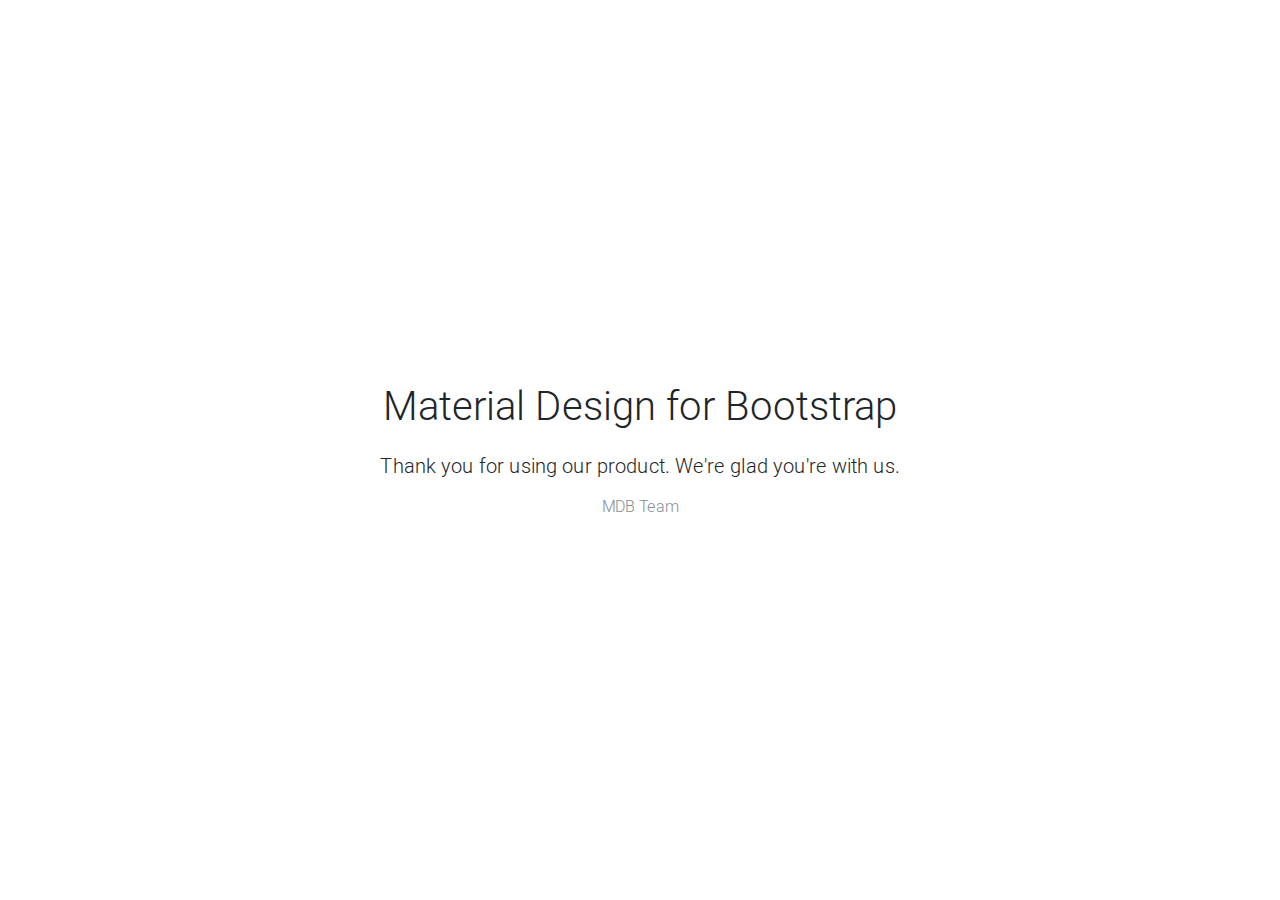
<file: MDB-Free/index.html>
<!DOCTYPE html>
<html lang="en">

<head>
    <meta charset="utf-8">
    <meta name="viewport" content="width=device-width, initial-scale=1, shrink-to-fit=no">
    <meta http-equiv="x-ua-compatible" content="ie=edge">
    <title>Material Design Bootstrap</title>
    <!-- Font Awesome -->
    <link rel="stylesheet" href="https://maxcdn.bootstrapcdn.com/font-awesome/4.7.0/css/font-awesome.min.css">
    <!-- Bootstrap core CSS -->
    <link href="css/bootstrap.min.css" rel="stylesheet">
    <!-- Material Design Bootstrap -->
    <link href="css/mdb.min.css" rel="stylesheet">
    <!-- Your custom styles (optional) -->
    <link href="css/style.css" rel="stylesheet">
</head>

<body>

    <!-- Start your project here-->
    <div style="height: 100vh">
        <div class="flex-center flex-column">
            <h1 class="animated fadeIn mb-4">Material Design for Bootstrap</h1>

            <h5 class="animated fadeIn mb-3">Thank you for using our product. We're glad you're with us.</h5>

            <p class="animated fadeIn text-muted">MDB Team</p>
        </div>
    </div>
    <!-- /Start your project here-->

    <!-- SCRIPTS -->
    <!-- JQuery -->
    <script type="text/javascript" src="js/jquery-3.2.1.min.js"></script>
    <!-- Bootstrap tooltips -->
    <script type="text/javascript" src="js/popper.min.js"></script>
    <!-- Bootstrap core JavaScript -->
    <script type="text/javascript" src="js/bootstrap.min.js"></script>
    <!-- MDB core JavaScript -->
    <script type="text/javascript" src="js/mdb.min.js"></script>
</body>

</html>
</file>
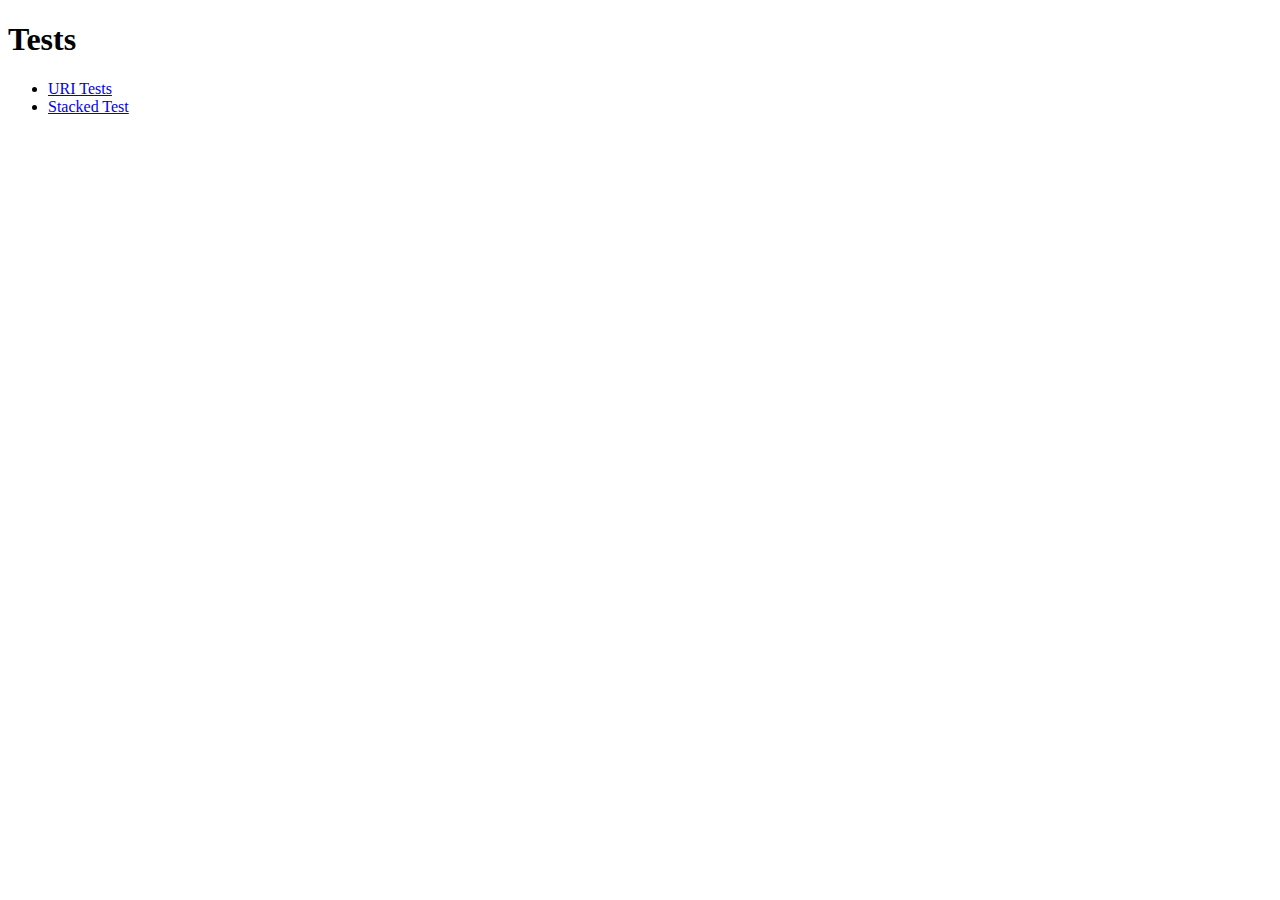
<file: lity-2.3.0/test/functional/index.html>
<!DOCTYPE html>
<html>
<head lang="en">
    <meta charset="UTF-8">
    <meta name="viewport" content="width=device-width, initial-scale=1">
    <title>Lity - Tests</title>
</head>
<body>

<h1>Tests</h1>

<ul>
    <li>
        <a href="uri.html">URI Tests</a>
    </li>
    <li>
        <a href="stacked.html">Stacked Test</a>
    </li>
</ul>

</body>
</html>
</file>
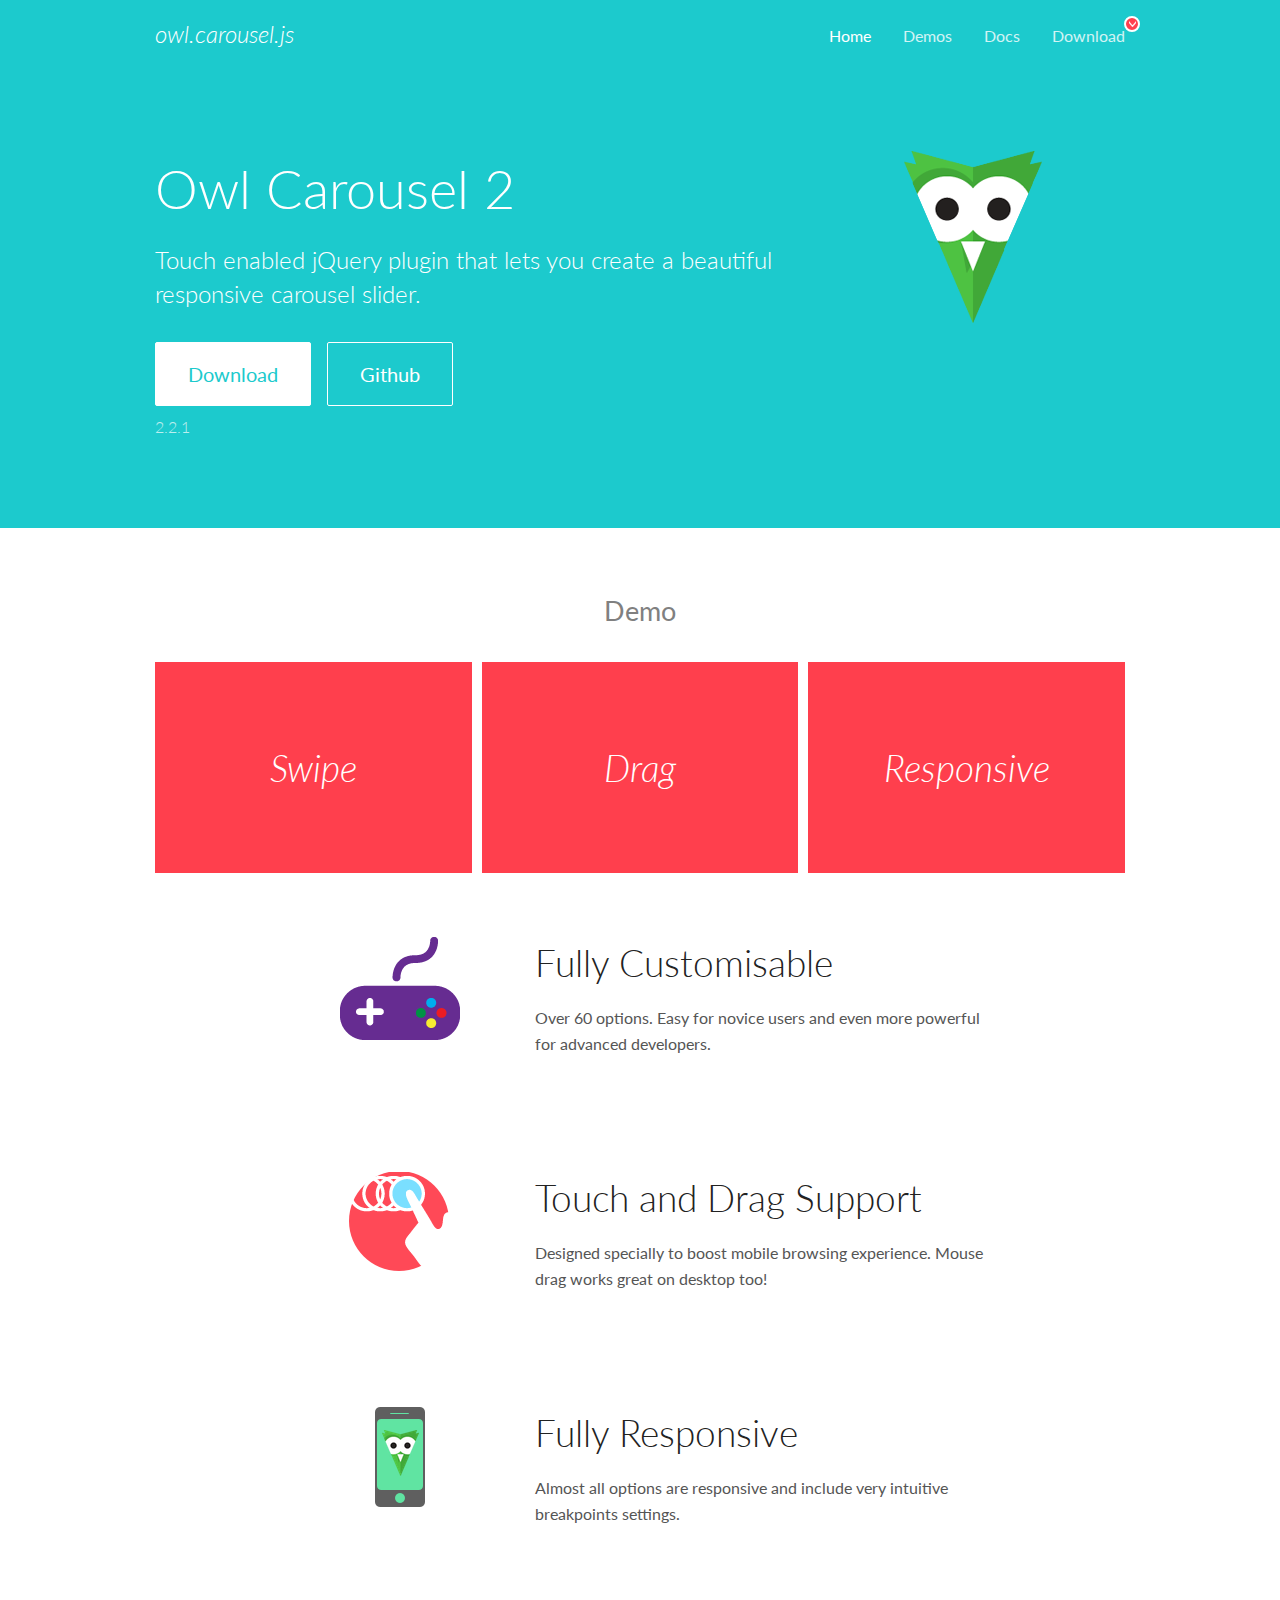
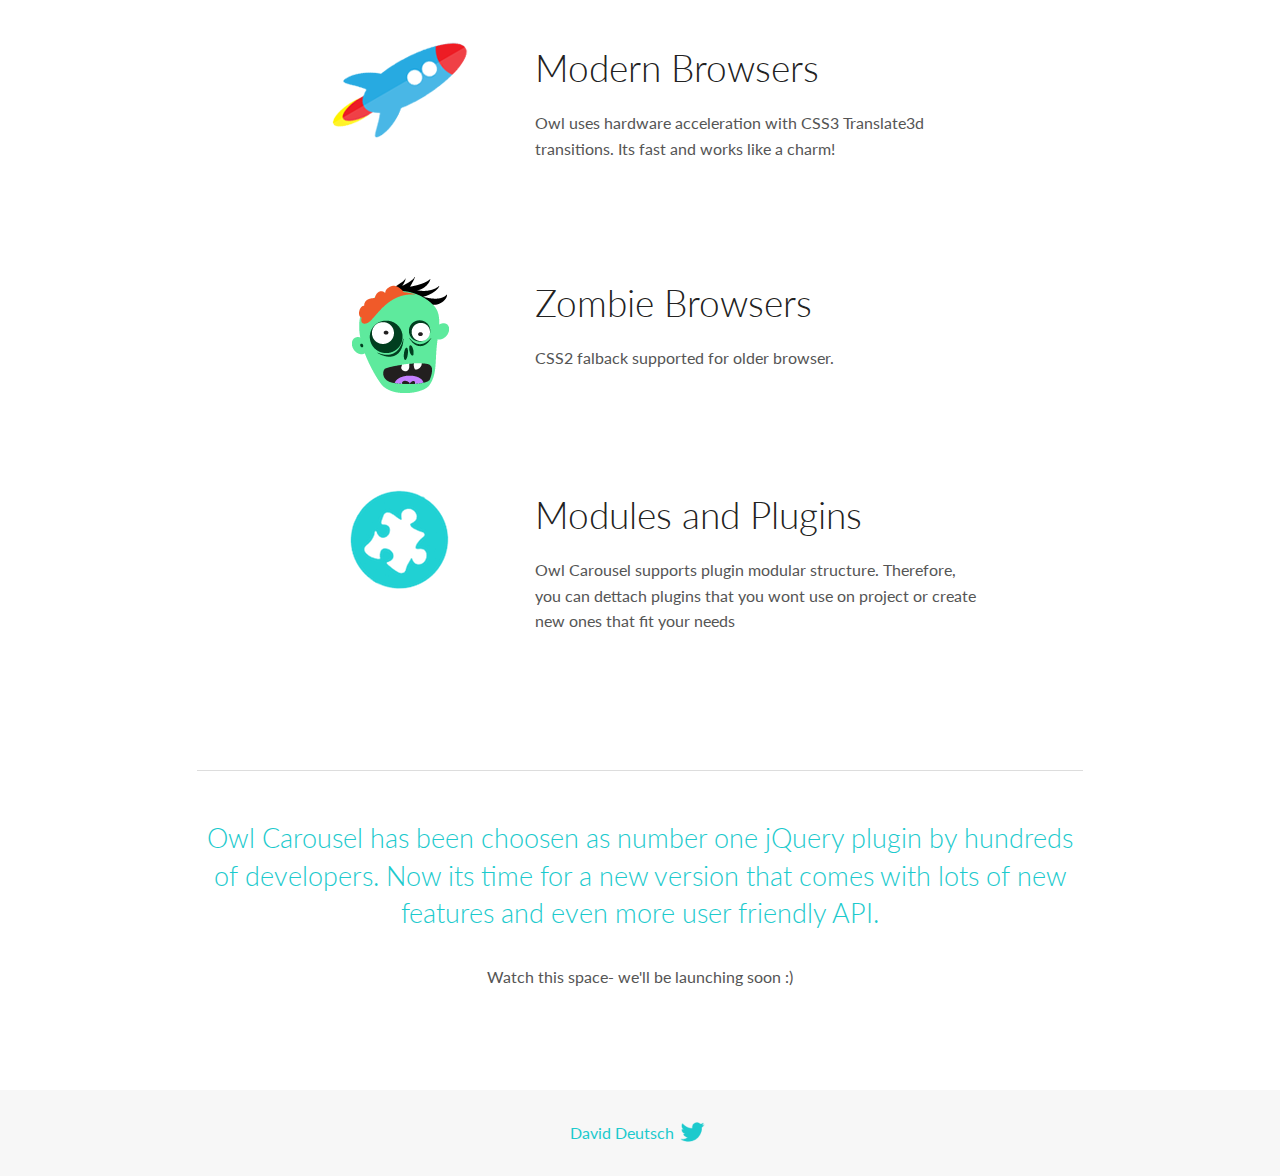
<file: plugins/OwlCarousel2-2.2.1/docs/index.html>
<!DOCTYPE html>
<html lang="en">
  <head>

    <!-- head -->
    <meta charset="utf-8">
    <meta name="msapplication-tap-highlight" content="no" />
    <meta name="viewport" content="width=device-width, initial-scale=1.0" />
    <meta name="description" content="Touch enabled jQuery plugin that lets you create beautiful responsive carousel slider.">
    <meta name="author" content="David Deutsch">
    <title>
      Home | Owl Carousel | 2.2.1
    </title>

    <!-- Stylesheets -->
    <link href='https://fonts.googleapis.com/css?family=Lato:300,400,700,400italic,300italic' rel='stylesheet' type='text/css'>
    <link rel="stylesheet" href="assets/css/docs.theme.min.css">

    <!-- Owl Stylesheets -->
    <link rel="stylesheet" href="assets/owlcarousel/assets/owl.carousel.min.css">
    <link rel="stylesheet" href="assets/owlcarousel/assets/owl.theme.default.min.css">

    <!-- HTML5 shim and Respond.js IE8 support of HTML5 elements and media queries -->

    <!--[if lt IE 9]>
      <script src="https://oss.maxcdn.com/libs/html5shiv/3.7.0/html5shiv.js"></script>
      <script src="https://oss.maxcdn.com/libs/respond.js/1.3.0/respond.min.js"></script>
    <![endif]-->

    <!-- Favicons -->
    <link rel="apple-touch-icon-precomposed" sizes="144x144" href="assets/ico/apple-touch-icon-144-precomposed.png">
    <link rel="shortcut icon" href="assets/ico/favicon.png">
    <link rel="shortcut icon" href="favicon.ico">

    <!-- Yeah i know js should not be in header. Its required for demos.-->

    <!-- javascript -->
    <script src="assets/vendors/jquery.min.js"></script>
    <script src="assets/owlcarousel/owl.carousel.js"></script>
  </head>
  <body>

    <!-- header -->
    <header class="header">
      <div class="row">
        <div class="large-12 columns">
          <div class="brand left">
            <h3>
              <a href="/OwlCarousel2/">owl.carousel.js</a> 
            </h3>
          </div>
          <a id="toggle-nav" class="right">
            <span></span> <span></span> <span></span> 
          </a> 
          <div class="nav-bar">
            <ul class="clearfix">
              <li class="active">
                <a href="/OwlCarousel2/index.html">Home</a> 
              </li>
              <li> <a href="/OwlCarousel2/demos/demos.html">Demos</a>  </li>
              <li> <a href="/OwlCarousel2/docs/started-welcome.html">Docs</a>  </li>
              <li>
                <a href="https://github.com/OwlCarousel2/OwlCarousel2/archive/2.2.1.zip">Download</a> 
                <span class="download"></span> 
              </li>
            </ul>
          </div>
        </div>
      </div>
    </header>

    <!-- home panel -->
    <section id="hero">
      <div class="row">
        <div class="large-8 medium-8 columns">
          <h1>Owl Carousel 2</h1>
          <h4>Touch enabled jQuery plugin that lets you create a beautiful responsive carousel slider.</h4>
          <a href="https://github.com/OwlCarousel2/OwlCarousel2/archive/2.2.1.zip" class="hero-button">Download</a> 
          <a href="https://github.com/OwlCarousel2/OwlCarousel2" class="hero-button outline">Github</a> 
          <p>2.2.1</p>
        </div>
        <div class="large-4 medium-4 columns">
          <img class="owl-logo" src="assets/img/owl-logo.png" alt="mr. Owl">
        </div>
      </div>
    </section>

    <!-- body -->
    <div class="home-demo">
      <div class="row">
        <div class="large-12 columns">
          <h3>Demo</h3>
          <div class="owl-carousel">
            <div class="item">
              <h2>Swipe</h2>
            </div>
            <div class="item">
              <h2>Drag</h2>
            </div>
            <div class="item">
              <h2>Responsive</h2>
            </div>
            <div class="item">
              <h2>CSS3</h2>
            </div>
            <div class="item">
              <h2>Fast</h2>
            </div>
            <div class="item">
              <h2>Easy</h2>
            </div>
            <div class="item">
              <h2>Free</h2>
            </div>
            <div class="item">
              <h2>Upgradable</h2>
            </div>
            <div class="item">
              <h2>Tons of options</h2>
            </div>
            <div class="item">
              <h2>Infinity</h2>
            </div>
            <div class="item">
              <h2>Auto Width</h2>
            </div>
          </div>
        </div>
      </div>
    </div>
    <script>
      var owl = $('.owl-carousel');
      owl.owlCarousel({
        margin: 10,
        loop: true,
        responsive: {
          0: {
            items: 1
          },
          600: {
            items: 2
          },
          1000: {
            items: 3
          }
        }
      })
    </script>

    <!-- features -->
    <div id="features">
      <div class="row">
        <div class="small-12 medium-9 small-centered columns">
          <section class="row feature">
            <div class="medium-4 small-12 columns">
              <img src="assets/img/feature-options.png" alt="">
            </div>
            <div class="medium-8 small-12 columns">
              <h2>Fully Customisable</h2>
              <p>Over 60 options. Easy for novice users and even more powerful for advanced developers.</p>
            </div>
          </section>
          <section class="row feature">
            <div class="medium-4 small-12 columns">
              <img src="assets/img/feature-drag.png" alt="">
            </div>
            <div class="medium-8 small-12 columns">
              <h2>Touch and Drag Support</h2>
              <p>Designed specially to boost mobile browsing experience. Mouse drag works great on desktop too!</p>
            </div>
          </section>
          <section class="row feature">
            <div class="medium-4 small-12 columns">
              <img src="assets/img/feature-responsive.png" alt="">
            </div>
            <div class="medium-8 small-12 columns">
              <h2>Fully Responsive</h2>
              <p>Almost all options are responsive and include very intuitive breakpoints settings.</p>
            </div>
          </section>
          <section class="row feature">
            <div class="medium-4 small-12 columns">
              <img src="assets/img/feature-modern.png" alt="">
            </div>
            <div class="medium-8 small-12 columns">
              <h2>Modern Browsers</h2>
              <p>Owl uses hardware acceleration with CSS3 Translate3d transitions. Its fast and works like a charm! </p>
            </div>
          </section>
          <section class="row feature">
            <div class="medium-4 small-12 columns">
              <img src="assets/img/feature-zombie.png" alt="">
            </div>
            <div class="medium-8 small-12 columns">
              <h2>Zombie Browsers</h2>
              <p>CSS2 falback supported for older browser.</p>
            </div>
          </section>
          <section class="row feature">
            <div class="medium-4 small-12 columns">
              <img src="assets/img/feature-module.png" alt="">
            </div>
            <div class="medium-8 small-12 columns">
              <h2>Modules and Plugins</h2>
              <p>Owl Carousel supports plugin modular structure. Therefore, you can dettach plugins that you wont use on project or create new ones that fit your needs</p>
            </div>
          </section>
        </div>
      </div>
    </div>

    <!-- footer -->
    <section id="teaser-text">
      <div class="row">
        <div class="small-12 medium-11 small-centered columns">
          <hr>
          <h3 id="owl-carousel-has-been-choosen-as-number-one-jquery-plugin-by-hundreds-of-developers-now-its-time-for-a-new-version-that-comes-with-lots-of-new-features-and-even-more-user-friendly-api-">Owl Carousel has been choosen as number one jQuery plugin by hundreds of developers. Now its time for a new version that comes with lots of new features and even more user friendly API.</h3>
          <p>Watch this space- we&#39;ll be launching soon :)</p>
        </div>
      </div>
    </section>

    <!-- footer -->
    <footer class="footer">
      <div class="row">
        <div class="large-12 columns">
          <h5>
            <a href="/OwlCarousel2/docs/support-contact.html">David Deutsch</a> 
            <a id="custom-tweet-button" href="https://twitter.com/share?url=https://github.com/OwlCarousel2/OwlCarousel2&text=Owl Carousel - This is so awesome! " target="_blank"></a> 
          </h5>
        </div>
      </div>
    </footer>

    <!-- vendors -->
    <script src="assets/vendors/highlight.js"></script>
    <script src="assets/js/app.js"></script>
  </body>
</html>
</file>
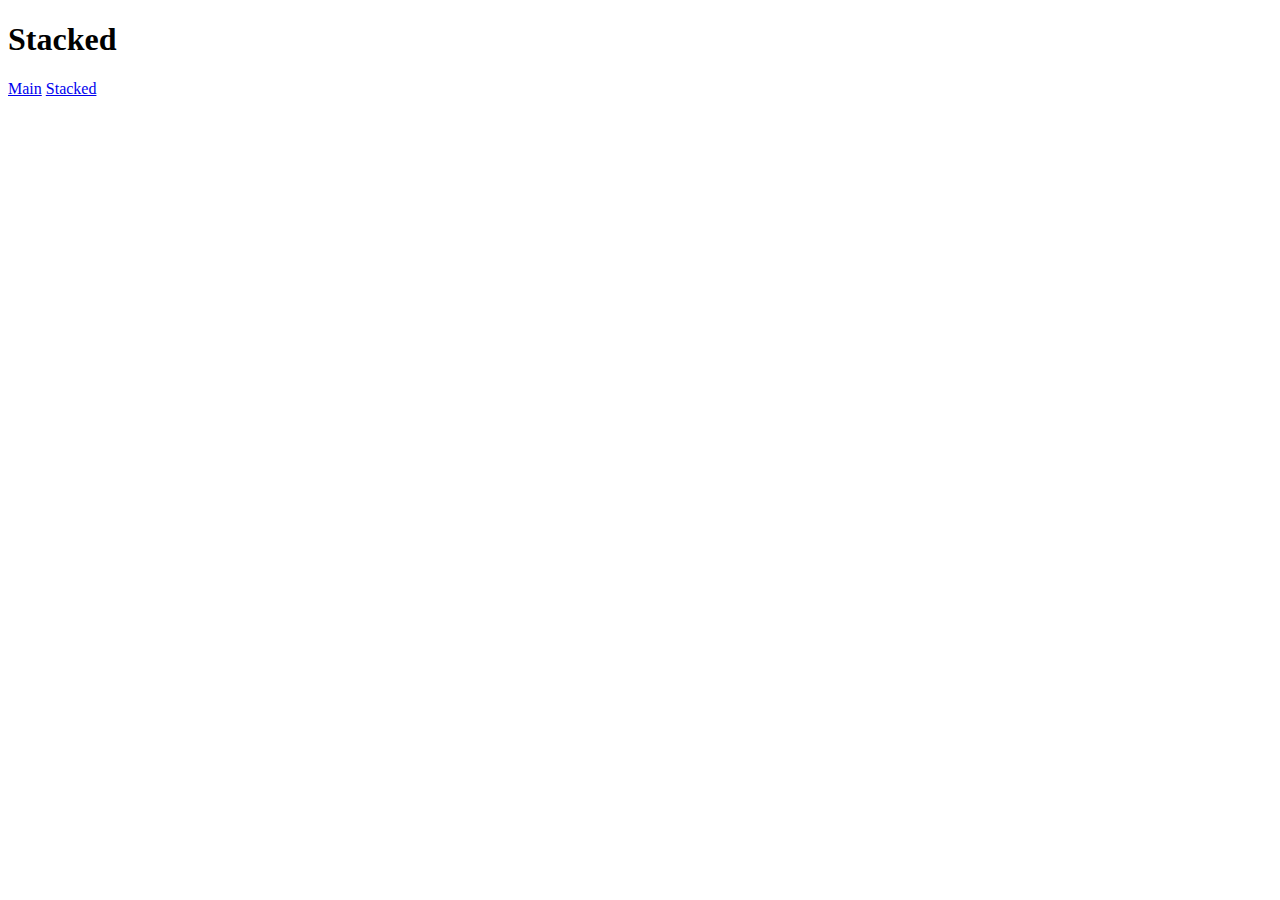
<file: lity-2.3.0/test/functional/stacked.html>
<!DOCTYPE html>
<html>
<head lang="en">
    <meta charset="UTF-8">
    <meta name="viewport" content="width=device-width, initial-scale=1">
    <title>Lity - Stacked Test</title>

    <link href="../../dist/lity.css" rel="stylesheet"/>

    <script src="../../vendor/jquery.js"></script>
    <script src="../../dist/lity.js"></script>
</head>
<body style="background: #fff">

<h1>Stacked</h1>

<a href="#main" data-lity>Main</a>
<a href="#stacked" data-lity>Stacked</a>

<div id="main" class="lity-hide" style="background:#fff;padding:40px;">
    <h2>Main</h2>
    <p><a href="#stacked" data-lity>Stacked</a></p>
</div>

<div id="stacked" class="lity-hide" style="background:#fff;padding:40px;">
    <h2>Stacked</h2>
    <p><a href="#main" data-lity>Main</a></p>
</div>

<p aria-hidden="true"></p>
<p aria-hidden="false"></p>

</body>
</html>
</file>
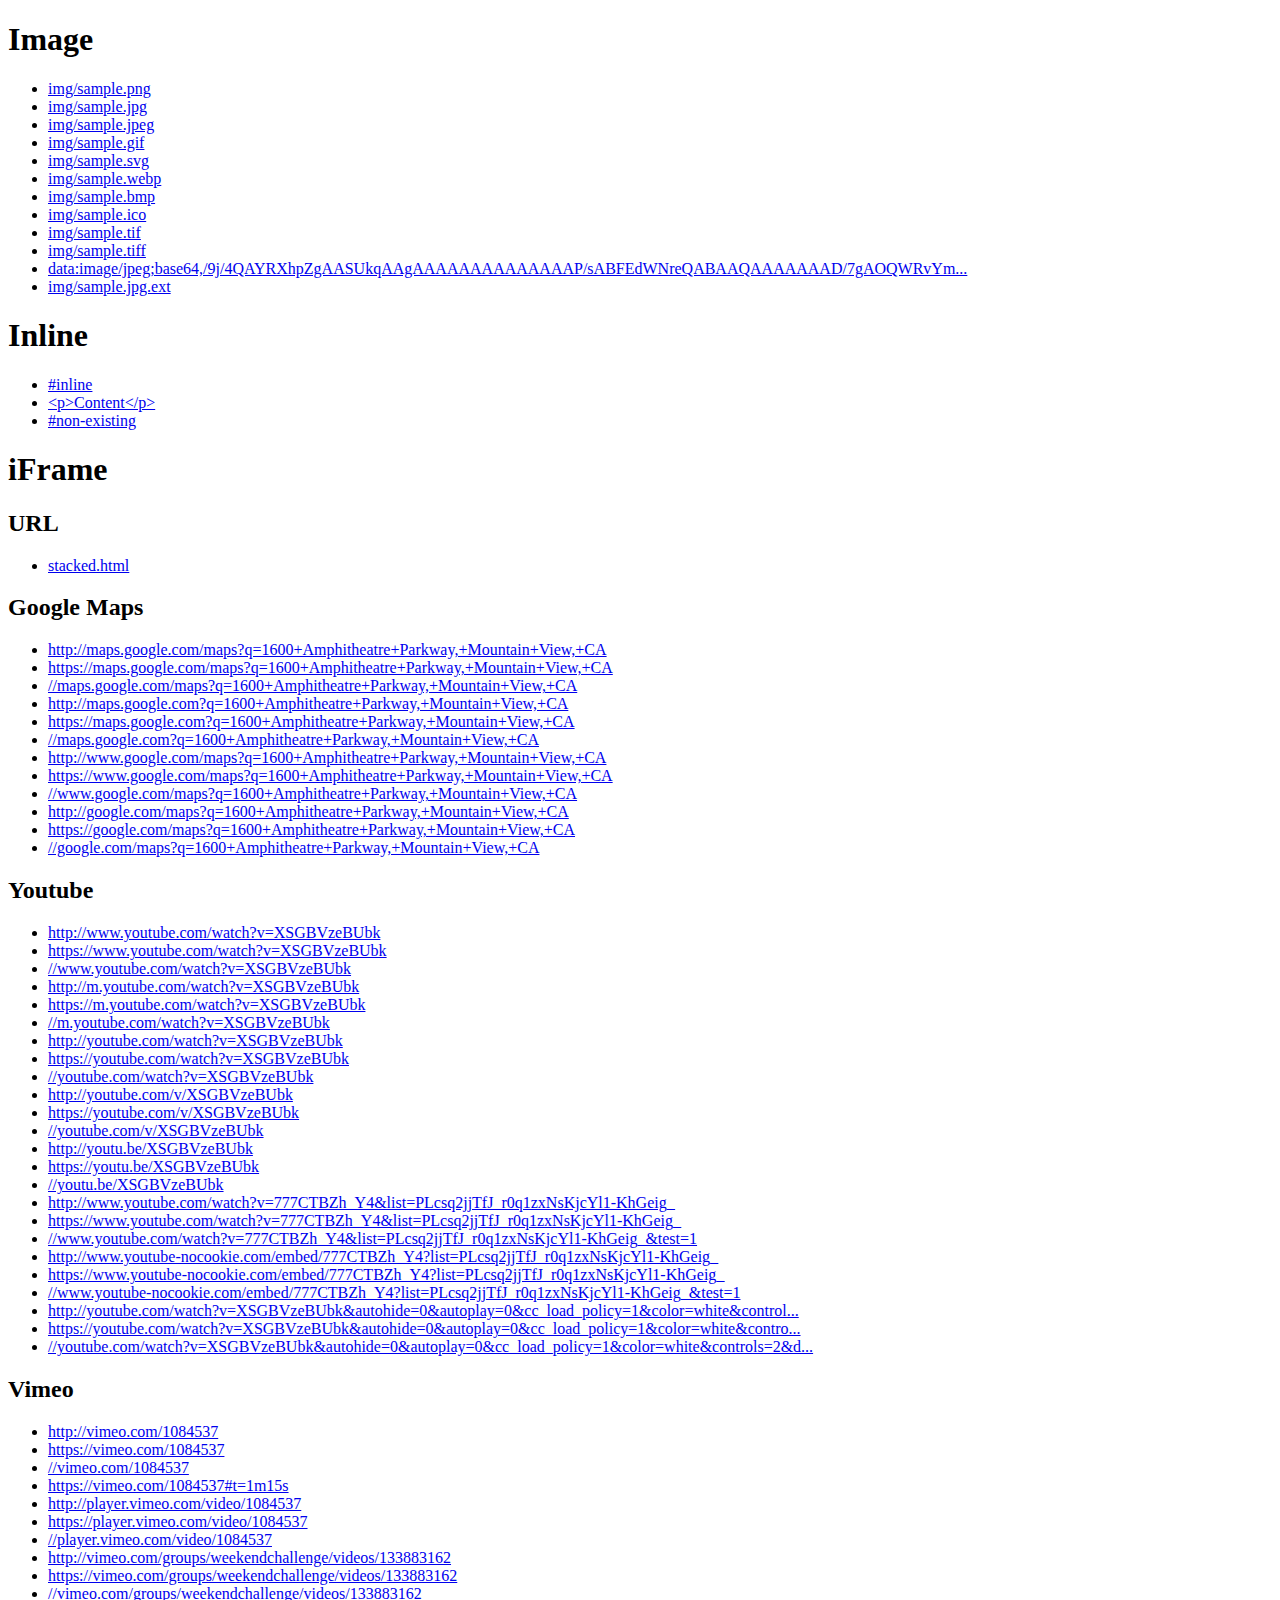
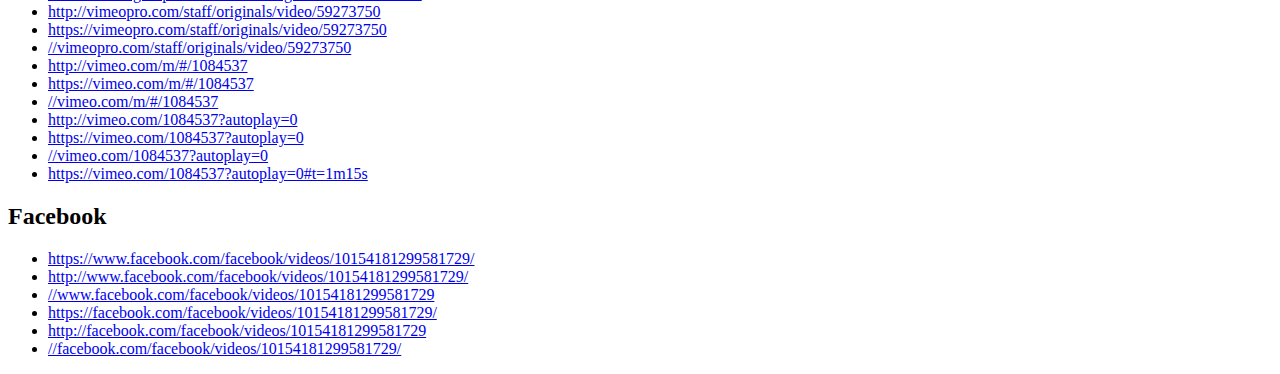
<file: lity-2.3.0/test/functional/uri.html>
<!DOCTYPE html>
<html>
<head lang="en">
    <meta charset="UTF-8">
    <meta name="viewport" content="width=device-width, initial-scale=1">
    <title>Lity - URI Tests</title>

    <link href="../../dist/lity.css" rel="stylesheet"/>

    <script src="../../vendor/jquery.js"></script>
    <script src="../../dist/lity.js"></script>

    <script>
        $(function() {
            $('a').each(function() {
                var el = $(this), href = el.attr('href');

                if (href.length > 97) {
                    href = href.substr(0, 97) + '...';
                }

                el.text(href);
            })
        });
    </script>
</head>
<body style="background: #fff">

<h1>Image</h1>

<ul>
    <li>
        <a href="img/sample.png" data-lity></a>
    </li>
    <li>
        <a href="img/sample.jpg" data-lity></a>
    </li>
    <li>
        <a href="img/sample.jpeg" data-lity></a>
    </li>
    <li>
        <a href="img/sample.gif" data-lity></a>
    </li>
    <li>
        <a href="img/sample.svg" data-lity></a>
    </li>
    <li>
        <a href="img/sample.webp" data-lity></a>
    </li>
    <li>
        <a href="img/sample.bmp" data-lity></a>
    </li>
    <li>
        <a href="img/sample.ico" data-lity></a>
    </li>
    <li>
        <a href="img/sample.tif" data-lity></a>
    </li>
    <li>
        <a href="img/sample.tiff" data-lity></a>
    </li>
    <li>
        <a href="[data-uri]" data-lity></a>
    </li>

    <li>
        <a href="img/sample.jpg.ext" data-lity="{&quot;handler&quot;: &quot;image&quot;}"></a>
    </li>
</ul>

<h1>Inline</h1>

<ul>
    <li>
        <a href="#inline" data-lity></a>
    </li>
    <li>
        <a href="&lt;p&gt;Content&lt;/p&gt;" data-lity></a>
    </li>
    <li>
        <a href="#non-existing" data-lity></a>
    </li>
</ul>

<div id="inline" class="lity-hide">
    Inline
</div>

<h1>iFrame</h1>

<h2>URL</h2>

<ul>
    <li>
        <a href="stacked.html" data-lity></a>
    </li>
</ul>
<h2>Google Maps</h2>

<ul>
    <li>
        <a href="http://maps.google.com/maps?q=1600+Amphitheatre+Parkway,+Mountain+View,+CA" data-lity></a>
    </li>
    <li>
        <a href="https://maps.google.com/maps?q=1600+Amphitheatre+Parkway,+Mountain+View,+CA" data-lity></a>
    </li>
    <li>
        <a href="//maps.google.com/maps?q=1600+Amphitheatre+Parkway,+Mountain+View,+CA" data-lity></a>
    </li>

    <li>
        <a href="http://maps.google.com?q=1600+Amphitheatre+Parkway,+Mountain+View,+CA" data-lity></a>
    </li>
    <li>
        <a href="https://maps.google.com?q=1600+Amphitheatre+Parkway,+Mountain+View,+CA" data-lity></a>
    </li>
    <li>
        <a href="//maps.google.com?q=1600+Amphitheatre+Parkway,+Mountain+View,+CA" data-lity></a>
    </li>

    <li>
        <a href="http://www.google.com/maps?q=1600+Amphitheatre+Parkway,+Mountain+View,+CA" data-lity></a>
    </li>
    <li>
        <a href="https://www.google.com/maps?q=1600+Amphitheatre+Parkway,+Mountain+View,+CA" data-lity></a>
    </li>
    <li>
        <a href="//www.google.com/maps?q=1600+Amphitheatre+Parkway,+Mountain+View,+CA" data-lity></a>
    </li>

    <li>
        <a href="http://google.com/maps?q=1600+Amphitheatre+Parkway,+Mountain+View,+CA" data-lity></a>
    </li>
    <li>
        <a href="https://google.com/maps?q=1600+Amphitheatre+Parkway,+Mountain+View,+CA" data-lity></a>
    </li>
    <li>
        <a href="//google.com/maps?q=1600+Amphitheatre+Parkway,+Mountain+View,+CA" data-lity></a>
    </li>
</ul>

<h2>Youtube</h2>

<ul>
    <li>
        <a href="http://www.youtube.com/watch?v=XSGBVzeBUbk" data-lity></a>
    </li>
    <li>
        <a href="https://www.youtube.com/watch?v=XSGBVzeBUbk" data-lity></a>
    </li>
    <li>
        <a href="//www.youtube.com/watch?v=XSGBVzeBUbk" data-lity></a>
    </li>

    <li>
        <a href="http://m.youtube.com/watch?v=XSGBVzeBUbk" data-lity></a>
    </li>
    <li>
        <a href="https://m.youtube.com/watch?v=XSGBVzeBUbk" data-lity></a>
    </li>
    <li>
        <a href="//m.youtube.com/watch?v=XSGBVzeBUbk" data-lity></a>
    </li>

    <li>
        <a href="http://youtube.com/watch?v=XSGBVzeBUbk" data-lity></a>
    </li>
    <li>
        <a href="https://youtube.com/watch?v=XSGBVzeBUbk" data-lity></a>
    </li>
    <li>
        <a href="//youtube.com/watch?v=XSGBVzeBUbk" data-lity></a>
    </li>

    <li>
        <a href="http://youtube.com/v/XSGBVzeBUbk" data-lity></a>
    </li>
    <li>
        <a href="https://youtube.com/v/XSGBVzeBUbk" data-lity></a>
    </li>
    <li>
        <a href="//youtube.com/v/XSGBVzeBUbk" data-lity></a>
    </li>

    <li>
        <a href="http://youtu.be/XSGBVzeBUbk" data-lity></a>
    </li>
    <li>
        <a href="https://youtu.be/XSGBVzeBUbk" data-lity></a>
    </li>
    <li>
        <a href="//youtu.be/XSGBVzeBUbk" data-lity></a>
    </li>

    <li>
        <a href="http://www.youtube.com/watch?v=777CTBZh_Y4&amp;list=PLcsq2jjTfJ_r0q1zxNsKjcYl1-KhGeig_" data-lity></a>
    </li>
    <li>
        <a href="https://www.youtube.com/watch?v=777CTBZh_Y4&amp;list=PLcsq2jjTfJ_r0q1zxNsKjcYl1-KhGeig_" data-lity></a>
    </li>
    <li>
        <a href="//www.youtube.com/watch?v=777CTBZh_Y4&amp;list=PLcsq2jjTfJ_r0q1zxNsKjcYl1-KhGeig_&amp;test=1" data-lity></a>
    </li>

    <li>
        <a href="http://www.youtube-nocookie.com/embed/777CTBZh_Y4?list=PLcsq2jjTfJ_r0q1zxNsKjcYl1-KhGeig_" data-lity></a>
    </li>
    <li>
        <a href="https://www.youtube-nocookie.com/embed/777CTBZh_Y4?list=PLcsq2jjTfJ_r0q1zxNsKjcYl1-KhGeig_" data-lity></a>
    </li>
    <li>
        <a href="//www.youtube-nocookie.com/embed/777CTBZh_Y4?list=PLcsq2jjTfJ_r0q1zxNsKjcYl1-KhGeig_&amp;test=1" data-lity></a>
    </li>

    <li>
        <a href="http://youtube.com/watch?v=XSGBVzeBUbk&amp;autohide=0&amp;autoplay=0&amp;cc_load_policy=1&amp;color=white&amp;controls=2&amp;disablekb=1&amp;enablejsapi=1&amp;end=10&amp;fs=0&amp;hl=de&amp;iv_load_policy=1&amp;listType=playlist&amp;list=PLcsq2jjTfJ_r0q1zxNsKjcYl1-KhGeig_&amp;loop=1&amp;modestbranding=1&amp;origin=http://lity&amp;rel=0&amp;showinfo=1&amp;start=2&amp;theme=light" data-lity></a>
    </li>
    <li>
        <a href="https://youtube.com/watch?v=XSGBVzeBUbk&amp;autohide=0&amp;autoplay=0&amp;cc_load_policy=1&amp;color=white&amp;controls=2&amp;disablekb=1&amp;enablejsapi=1&amp;end=10&amp;fs=0&amp;hl=de&amp;iv_load_policy=1&amp;listType=playlist&amp;list=PLcsq2jjTfJ_r0q1zxNsKjcYl1-KhGeig_&amp;loop=1&amp;modestbranding=1&amp;origin=http://lity&amp;rel=0&amp;showinfo=1&amp;start=2&amp;theme=light" data-lity></a>
    </li>
    <li>
        <a href="//youtube.com/watch?v=XSGBVzeBUbk&amp;autohide=0&amp;autoplay=0&amp;cc_load_policy=1&amp;color=white&amp;controls=2&amp;disablekb=1&amp;enablejsapi=1&amp;end=10&amp;fs=0&amp;hl=de&amp;iv_load_policy=1&amp;listType=playlist&amp;list=PLcsq2jjTfJ_r0q1zxNsKjcYl1-KhGeig_&amp;loop=1&amp;modestbranding=1&amp;origin=http://lity&amp;rel=0&amp;showinfo=1&amp;start=2&amp;theme=light" data-lity></a>
    </li>
</ul>

<h2>Vimeo</h2>

<ul>
    <li>
        <a href="http://vimeo.com/1084537" data-lity></a>
    </li>
    <li>
        <a href="https://vimeo.com/1084537" data-lity></a>
    </li>
    <li>
        <a href="//vimeo.com/1084537" data-lity></a>
    </li>
    <li>
        <a href="https://vimeo.com/1084537#t=1m15s" data-lity></a>
    </li>
    <li>
        <a href="http://player.vimeo.com/video/1084537" data-lity></a>
    </li>
    <li>
        <a href="https://player.vimeo.com/video/1084537" data-lity></a>
    </li>
    <li>
        <a href="//player.vimeo.com/video/1084537" data-lity></a>
    </li>
    <li>
        <a href="http://vimeo.com/groups/weekendchallenge/videos/133883162" data-lity></a>
    </li>
    <li>
        <a href="https://vimeo.com/groups/weekendchallenge/videos/133883162" data-lity></a>
    </li>
    <li>
        <a href="//vimeo.com/groups/weekendchallenge/videos/133883162" data-lity></a>
    </li>
    <li>
        <a href="http://vimeopro.com/staff/originals/video/59273750" data-lity></a>
    </li>
    <li>
        <a href="https://vimeopro.com/staff/originals/video/59273750" data-lity></a>
    </li>
    <li>
        <a href="//vimeopro.com/staff/originals/video/59273750" data-lity></a>
    </li>
    <li>
        <a href="http://vimeo.com/m/#/1084537" data-lity></a>
    </li>
    <li>
        <a href="https://vimeo.com/m/#/1084537" data-lity></a>
    </li>
    <li>
        <a href="//vimeo.com/m/#/1084537" data-lity></a>
    </li>
    <li>
        <a href="http://vimeo.com/1084537?autoplay=0" data-lity></a>
    </li>
    <li>
        <a href="https://vimeo.com/1084537?autoplay=0" data-lity></a>
    </li>
    <li>
        <a href="//vimeo.com/1084537?autoplay=0" data-lity></a>
    </li>
    <li>
        <a href="https://vimeo.com/1084537?autoplay=0#t=1m15s" data-lity></a>
    </li>
</ul>

<h2>Facebook</h2>

<ul>
    <li>
        <a href="https://www.facebook.com/facebook/videos/10154181299581729/" data-lity></a>
    </li>
    <li>
        <a href="http://www.facebook.com/facebook/videos/10154181299581729/" data-lity></a>
    </li>
    <li>
        <a href="//www.facebook.com/facebook/videos/10154181299581729" data-lity></a>
    </li>
    <li>
        <a href="https://facebook.com/facebook/videos/10154181299581729/" data-lity></a>
    </li>
    <li>
        <a href="http://facebook.com/facebook/videos/10154181299581729" data-lity></a>
    </li>
    <li>
        <a href="//facebook.com/facebook/videos/10154181299581729/" data-lity></a>
    </li>
</ul>

</body>
</html>
</file>
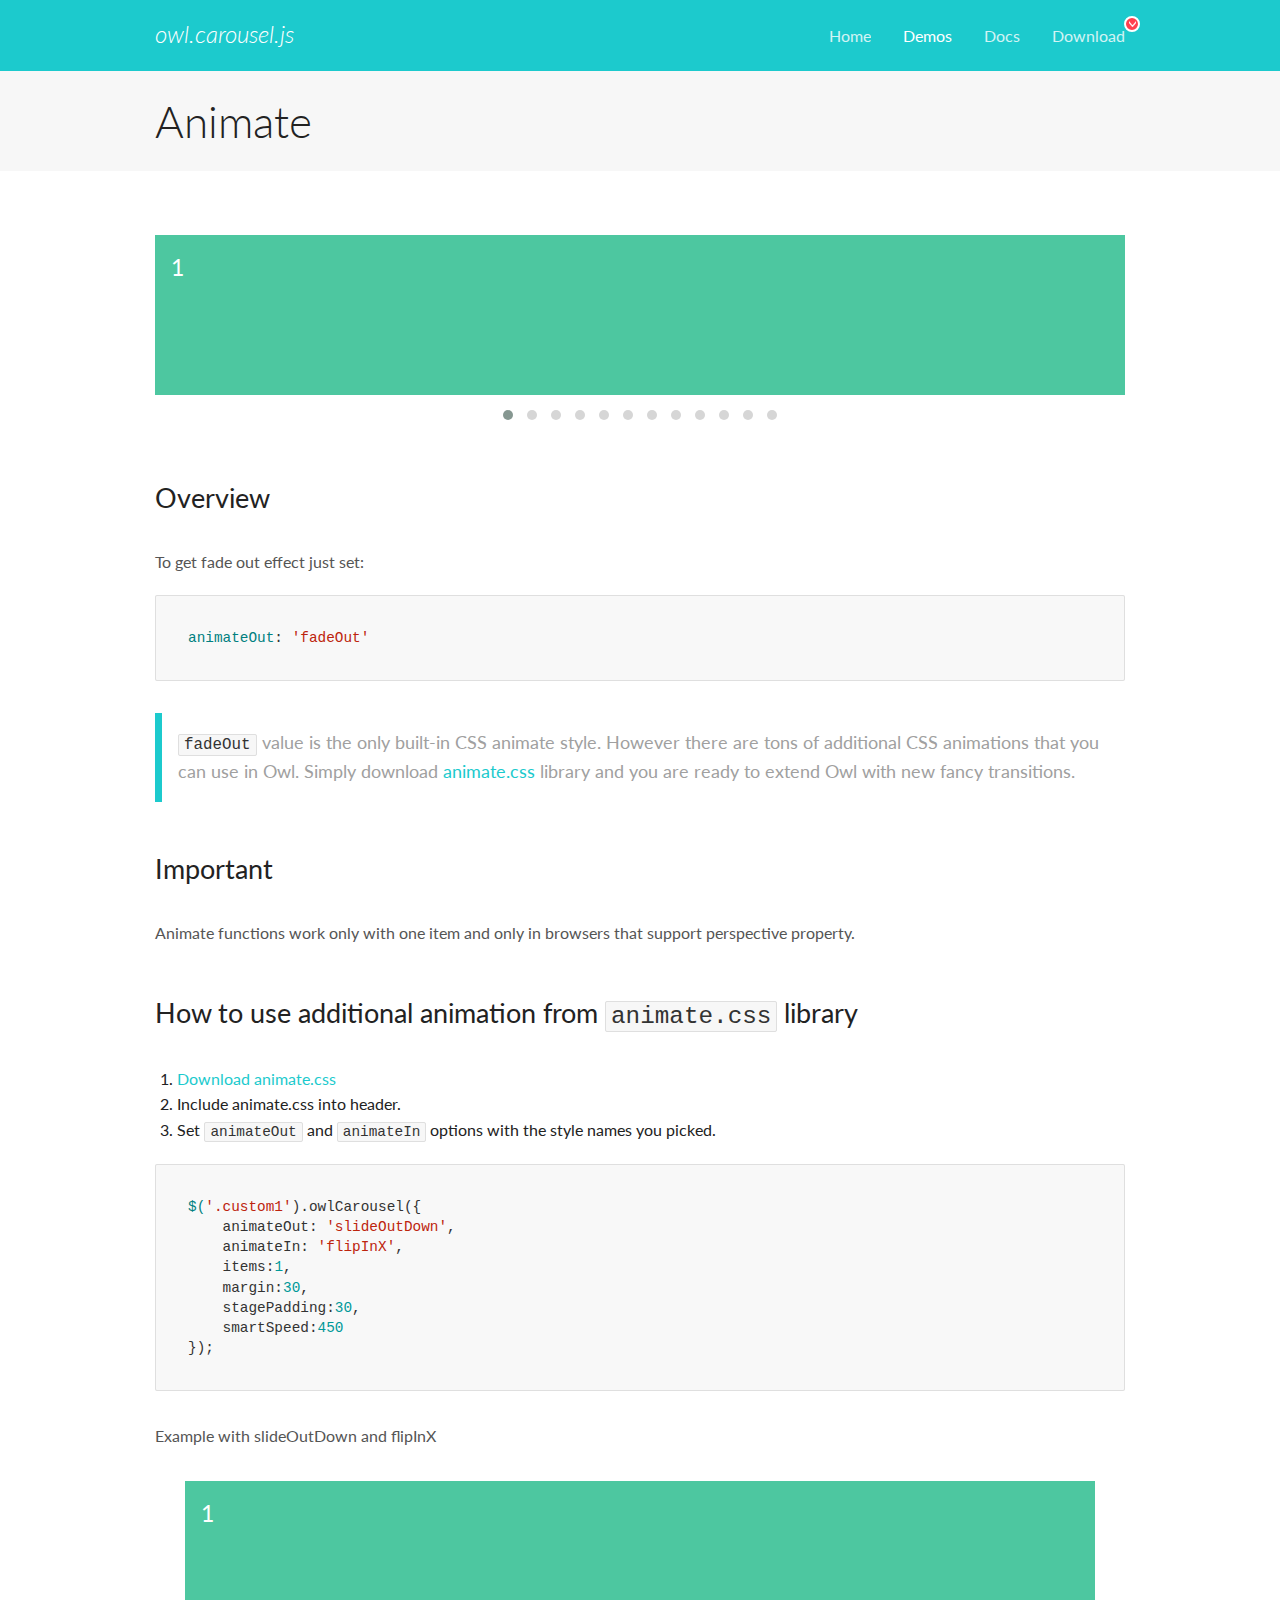
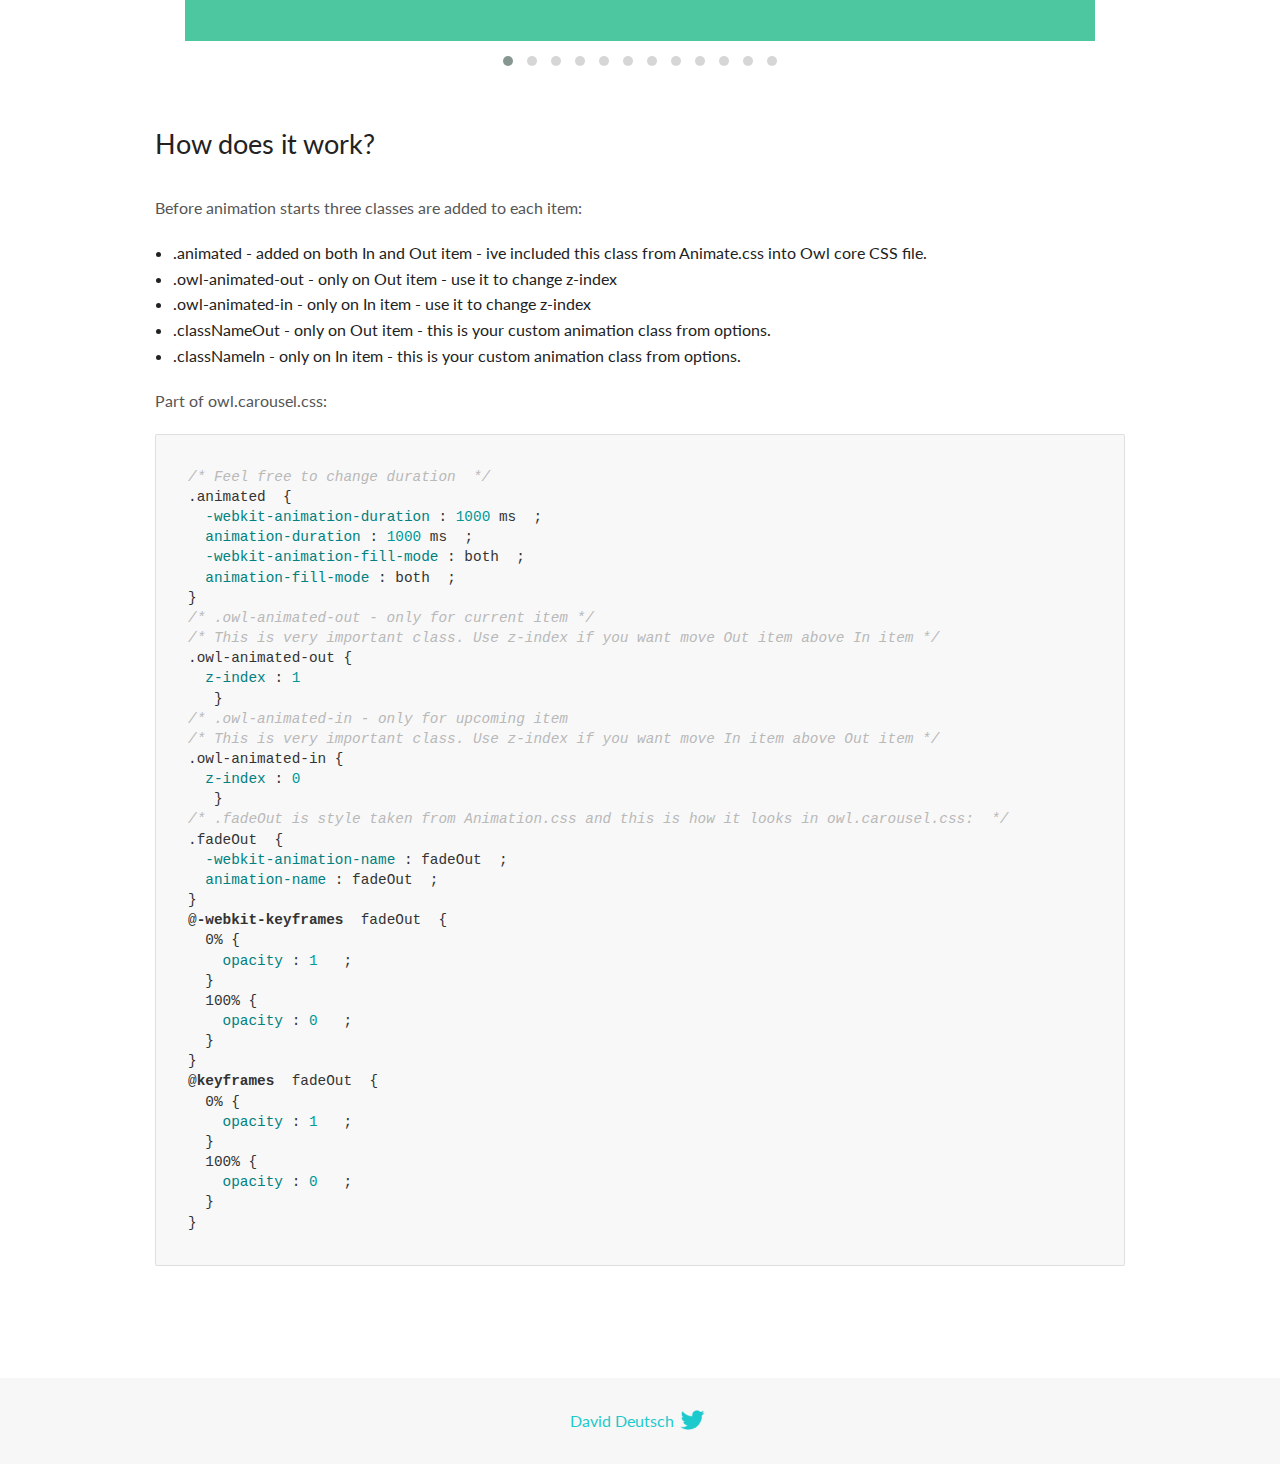
<file: plugins/OwlCarousel2-2.2.1/docs/demos/animate.html>
<!DOCTYPE html>
<html lang="en">
  <head>

    <!-- head -->
    <meta charset="utf-8">
    <meta name="msapplication-tap-highlight" content="no" />
    <meta name="viewport" content="width=device-width, initial-scale=1.0" />
    <meta name="description" content="Animate carousel">
    <meta name="author" content="David Deutsch">
    <title>
      Animate Demo | Owl Carousel | 2.2.1
    </title>

    <!-- Stylesheets -->
    <link href='https://fonts.googleapis.com/css?family=Lato:300,400,700,400italic,300italic' rel='stylesheet' type='text/css'>
    <link rel="stylesheet" href="../assets/css/docs.theme.min.css">

    <!-- Owl Stylesheets -->
    <link rel="stylesheet" href="../assets/owlcarousel/assets/owl.carousel.min.css">
    <link rel="stylesheet" href="../assets/owlcarousel/assets/owl.theme.default.min.css">

    <!-- HTML5 shim and Respond.js IE8 support of HTML5 elements and media queries -->

    <!--[if lt IE 9]>
      <script src="https://oss.maxcdn.com/libs/html5shiv/3.7.0/html5shiv.js"></script>
      <script src="https://oss.maxcdn.com/libs/respond.js/1.3.0/respond.min.js"></script>
    <![endif]-->

    <!-- Favicons -->
    <link rel="apple-touch-icon-precomposed" sizes="144x144" href="../assets/ico/apple-touch-icon-144-precomposed.png">
    <link rel="shortcut icon" href="../assets/ico/favicon.png">
    <link rel="shortcut icon" href="favicon.ico">

    <!-- Yeah i know js should not be in header. Its required for demos.-->

    <!-- javascript -->
    <script src="../assets/vendors/jquery.min.js"></script>
    <script src="../assets/owlcarousel/owl.carousel.js"></script>
  </head>
  <body>

    <!-- header -->
    <header class="header">
      <div class="row">
        <div class="large-12 columns">
          <div class="brand left">
            <h3>
              <a href="/OwlCarousel2/">owl.carousel.js</a> 
            </h3>
          </div>
          <a id="toggle-nav" class="right">
            <span></span> <span></span> <span></span> 
          </a> 
          <div class="nav-bar">
            <ul class="clearfix">
              <li> <a href="/OwlCarousel2/index.html">Home</a>  </li>
              <li class="active">
                <a href="/OwlCarousel2/demos/demos.html">Demos</a> 
              </li>
              <li> <a href="/OwlCarousel2/docs/started-welcome.html">Docs</a>  </li>
              <li>
                <a href="https://github.com/OwlCarousel2/OwlCarousel2/archive/2.2.1.zip">Download</a> 
                <span class="download"></span> 
              </li>
            </ul>
          </div>
        </div>
      </div>
    </header>

    <!-- title -->
    <section class="title">
      <div class="row">
        <div class="large-12 columns">
          <h1>Animate</h1>
        </div>
      </div>
    </section>

    <!--  Demos -->
    <section id="demos">
      <div class="row">
        <div class="large-12 columns">
          <div class="fadeOut owl-carousel owl-theme">
            <div class="item">
              <h4>1</h4>
            </div>
            <div class="item">
              <h4>2</h4>
            </div>
            <div class="item">
              <h4>3</h4>
            </div>
            <div class="item">
              <h4>4</h4>
            </div>
            <div class="item">
              <h4>5</h4>
            </div>
            <div class="item">
              <h4>6</h4>
            </div>
            <div class="item">
              <h4>7</h4>
            </div>
            <div class="item">
              <h4>8</h4>
            </div>
            <div class="item">
              <h4>9</h4>
            </div>
            <div class="item">
              <h4>10</h4>
            </div>
            <div class="item">
              <h4>11</h4>
            </div>
            <div class="item">
              <h4>12</h4>
            </div>
          </div>
          <h3 id="overview">Overview</h3>
          <p>To get fade out effect just set:</p>
          <pre><code>animateOut: &#39;fadeOut&#39;</code></pre>
          <blockquote>
            <p><code>fadeOut</code> value is the only built-in CSS animate style. However there are tons of additional CSS animations that you can use in Owl. Simply download
              <a href="https://daneden.github.io/animate.css/">animate.css</a>  library and you are ready to extend Owl with new fancy transitions.</p>
          </blockquote>
          <h3 id="important">Important</h3>
          <p>Animate functions work only with one item and only in browsers that support perspective property.</p>
          <h3 id="how-to-use-additional-animation-from-animate-css-library">How to use additional animation from <code>animate.css</code> library</h3>
          <ol>
            <li> <a href="https://daneden.github.io/animate.css/">Download animate.css</a>  </li>
            <li>Include animate.css into header.</li>
            <li>Set <code>animateOut</code> and <code>animateIn</code> options with the style names you picked.</li>
          </ol>
          <pre><code>$(&#39;.custom1&#39;).owlCarousel({
    animateOut: &#39;slideOutDown&#39;,
    animateIn: &#39;flipInX&#39;,
    items:1,
    margin:30,
    stagePadding:30,
    smartSpeed:450
});</code></pre>
          <p>Example with slideOutDown and flipInX</p>
          <div class="custom1 owl-carousel owl-theme">
            <div class="item">
              <h4>1</h4>
            </div>
            <div class="item">
              <h4>2</h4>
            </div>
            <div class="item">
              <h4>3</h4>
            </div>
            <div class="item">
              <h4>4</h4>
            </div>
            <div class="item">
              <h4>5</h4>
            </div>
            <div class="item">
              <h4>6</h4>
            </div>
            <div class="item">
              <h4>7</h4>
            </div>
            <div class="item">
              <h4>8</h4>
            </div>
            <div class="item">
              <h4>9</h4>
            </div>
            <div class="item">
              <h4>10</h4>
            </div>
            <div class="item">
              <h4>11</h4>
            </div>
            <div class="item">
              <h4>12</h4>
            </div>
          </div>
          <h3 id="how-does-it-work-">How does it work?</h3>
          <p>Before animation starts three classes are added to each item:</p>
          <ul>
            <li>.animated - added on both In and Out item - ive included this class from Animate.css into Owl core CSS file.</li>
            <li>.owl-animated-out - only on Out item - use it to change z-index</li>
            <li>.owl-animated-in - only on In item - use it to change z-index</li>
            <li>.classNameOut - only on Out item - this is your custom animation class from options.</li>
            <li>.classNameIn - only on In item - this is your custom animation class from options.</li>
          </ul>
          <p>Part of owl.carousel.css:</p>
          <pre><code class="language-css"><span class="comment">/* Feel free to change duration  */</span> 
<span class="class">.animated</span>  <span class="rules">{
  <span class="rule"><span class="attribute">-webkit-animation-duration</span> :<span class="value"> <span class="number">1000</span> ms</span> </span> ;
  <span class="rule"><span class="attribute">animation-duration</span> :<span class="value"> <span class="number">1000</span> ms</span> </span> ;
  <span class="rule"><span class="attribute">-webkit-animation-fill-mode</span> :<span class="value"> both</span> </span> ;
  <span class="rule"><span class="attribute">animation-fill-mode</span> :<span class="value"> both</span> </span> ;
<span class="rule">}</span> </span> 
<span class="comment">/* .owl-animated-out - only for current item */</span> 
<span class="comment">/* This is very important class. Use z-index if you want move Out item above In item */</span> 
<span class="class">.owl-animated-out</span> <span class="rules">{
  <span class="rule"><span class="attribute">z-index</span> :<span class="value"> <span class="number">1</span> 
</span> </span> </span> }
<span class="comment">/* .owl-animated-in - only for upcoming item
/* This is very important class. Use z-index if you want move In item above Out item */</span> 
<span class="class">.owl-animated-in</span> <span class="rules">{
  <span class="rule"><span class="attribute">z-index</span> :<span class="value"> <span class="number">0</span> 
</span> </span> </span> }
<span class="comment">/* .fadeOut is style taken from Animation.css and this is how it looks in owl.carousel.css:  */</span> 
<span class="class">.fadeOut</span>  <span class="rules">{
  <span class="rule"><span class="attribute">-webkit-animation-name</span> :<span class="value"> fadeOut</span> </span> ;
  <span class="rule"><span class="attribute">animation-name</span> :<span class="value"> fadeOut</span> </span> ;
<span class="rule">}</span> </span> 
<span class="at_rule">@<span class="keyword">-webkit-keyframes</span>  fadeOut </span> {
  0% <span class="rules">{
    <span class="rule"><span class="attribute">opacity</span> :<span class="value"> <span class="number">1</span> </span> </span> ;
  <span class="rule">}</span> </span> 
  100% <span class="rules">{
    <span class="rule"><span class="attribute">opacity</span> :<span class="value"> <span class="number">0</span> </span> </span> ;
  <span class="rule">}</span> </span> 
}
<span class="at_rule">@<span class="keyword">keyframes</span>  fadeOut </span> {
  0% <span class="rules">{
    <span class="rule"><span class="attribute">opacity</span> :<span class="value"> <span class="number">1</span> </span> </span> ;
  <span class="rule">}</span> </span> 
  100% <span class="rules">{
    <span class="rule"><span class="attribute">opacity</span> :<span class="value"> <span class="number">0</span> </span> </span> ;
  <span class="rule">}</span> </span> 
}</code></pre>
          <link rel="stylesheet" href="../assets/css/animate.css">
          <script>
            jQuery(document).ready(function($) {
              $('.fadeOut').owlCarousel({
                items: 1,
                animateOut: 'fadeOut',
                loop: true,
                margin: 10,
              });
              $('.custom1').owlCarousel({
                animateOut: 'slideOutDown',
                animateIn: 'flipInX',
                items: 1,
                margin: 30,
                stagePadding: 30,
                smartSpeed: 450
              });
            });
          </script>
        </div>
      </div>
    </section>

    <!-- footer -->
    <footer class="footer">
      <div class="row">
        <div class="large-12 columns">
          <h5>
            <a href="/OwlCarousel2/docs/support-contact.html">David Deutsch</a> 
            <a id="custom-tweet-button" href="https://twitter.com/share?url=https://github.com/OwlCarousel2/OwlCarousel2&text=Owl Carousel - This is so awesome! " target="_blank"></a> 
          </h5>
        </div>
      </div>
    </footer>

    <!-- vendors -->
    <script src="../assets/vendors/highlight.js"></script>
    <script src="../assets/js/app.js"></script>
  </body>
</html>
</file>
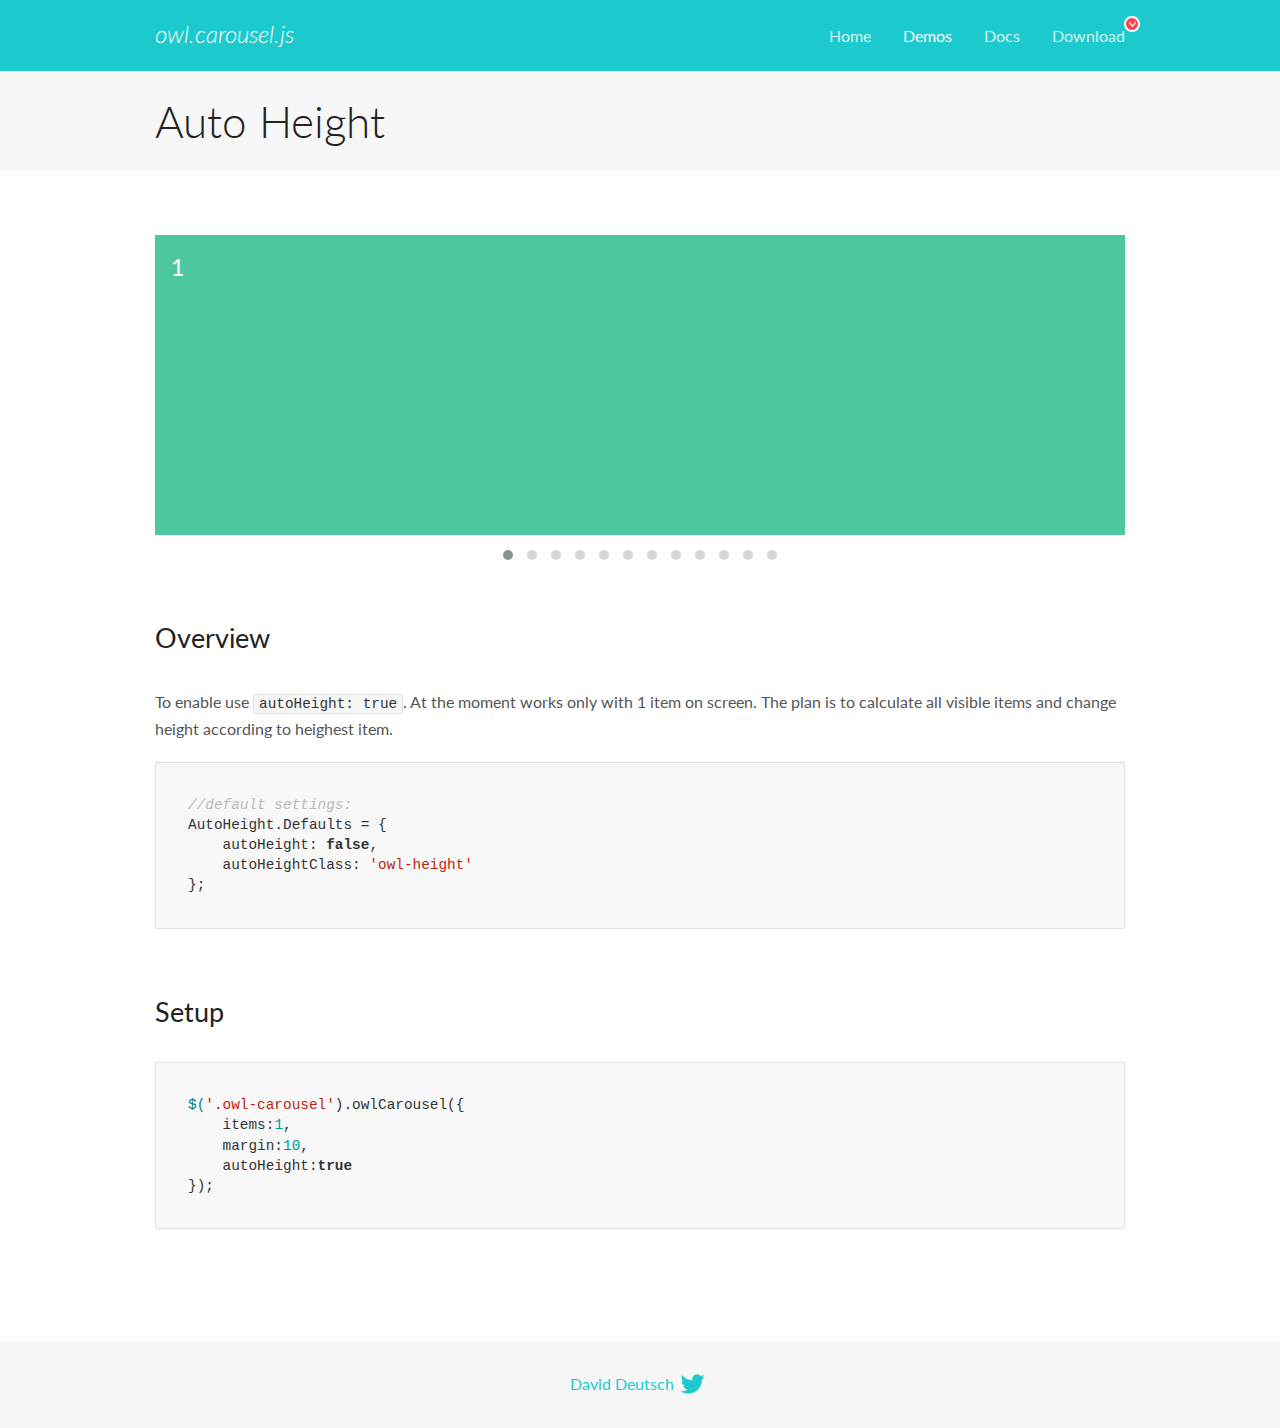
<file: plugins/OwlCarousel2-2.2.1/docs/demos/autoheight.html>
<!DOCTYPE html>
<html lang="en">
  <head>

    <!-- head -->
    <meta charset="utf-8">
    <meta name="msapplication-tap-highlight" content="no" />
    <meta name="viewport" content="width=device-width, initial-scale=1.0" />
    <meta name="description" content="autoHeight usage demo">
    <meta name="author" content="David Deutsch">
    <title>
      Auto Height Demo | Owl Carousel | 2.2.1
    </title>

    <!-- Stylesheets -->
    <link href='https://fonts.googleapis.com/css?family=Lato:300,400,700,400italic,300italic' rel='stylesheet' type='text/css'>
    <link rel="stylesheet" href="../assets/css/docs.theme.min.css">

    <!-- Owl Stylesheets -->
    <link rel="stylesheet" href="../assets/owlcarousel/assets/owl.carousel.min.css">
    <link rel="stylesheet" href="../assets/owlcarousel/assets/owl.theme.default.min.css">

    <!-- HTML5 shim and Respond.js IE8 support of HTML5 elements and media queries -->

    <!--[if lt IE 9]>
      <script src="https://oss.maxcdn.com/libs/html5shiv/3.7.0/html5shiv.js"></script>
      <script src="https://oss.maxcdn.com/libs/respond.js/1.3.0/respond.min.js"></script>
    <![endif]-->

    <!-- Favicons -->
    <link rel="apple-touch-icon-precomposed" sizes="144x144" href="../assets/ico/apple-touch-icon-144-precomposed.png">
    <link rel="shortcut icon" href="../assets/ico/favicon.png">
    <link rel="shortcut icon" href="favicon.ico">

    <!-- Yeah i know js should not be in header. Its required for demos.-->

    <!-- javascript -->
    <script src="../assets/vendors/jquery.min.js"></script>
    <script src="../assets/owlcarousel/owl.carousel.js"></script>
  </head>
  <body>

    <!-- header -->
    <header class="header">
      <div class="row">
        <div class="large-12 columns">
          <div class="brand left">
            <h3>
              <a href="/OwlCarousel2/">owl.carousel.js</a> 
            </h3>
          </div>
          <a id="toggle-nav" class="right">
            <span></span> <span></span> <span></span> 
          </a> 
          <div class="nav-bar">
            <ul class="clearfix">
              <li> <a href="/OwlCarousel2/index.html">Home</a>  </li>
              <li class="active">
                <a href="/OwlCarousel2/demos/demos.html">Demos</a> 
              </li>
              <li> <a href="/OwlCarousel2/docs/started-welcome.html">Docs</a>  </li>
              <li>
                <a href="https://github.com/OwlCarousel2/OwlCarousel2/archive/2.2.1.zip">Download</a> 
                <span class="download"></span> 
              </li>
            </ul>
          </div>
        </div>
      </div>
    </header>

    <!-- title -->
    <section class="title">
      <div class="row">
        <div class="large-12 columns">
          <h1>Auto Height</h1>
        </div>
      </div>
    </section>

    <!--  Demos -->
    <section id="demos">
      <div class="row">
        <div class="large-12 columns">
          <div class="owl-carousel owl-theme">
            <div class="item" style="height:300px">
              <h4>1</h4>
            </div>
            <div class="item" style="height:100px">
              <h4>2</h4>
            </div>
            <div class="item" style="height:500px">
              <h4>3</h4>
            </div>
            <div class="item" style="height:250px">
              <h4>4</h4>
            </div>
            <div class="item" style="height:400px">
              <h4>5</h4>
            </div>
            <div class="item" style="height:500px">
              <h4>6</h4>
            </div>
            <div class="item" style="height:600px">
              <h4>7</h4>
            </div>
            <div class="item" style="height:400px">
              <h4>8</h4>
            </div>
            <div class="item" style="height:300px">
              <h4>9</h4>
            </div>
            <div class="item" style="height:350px">
              <h4>10</h4>
            </div>
            <div class="item" style="height:200px">
              <h4>11</h4>
            </div>
            <div class="item" style="height:150px">
              <h4>12</h4>
            </div>
          </div>
          <h3 id="overview">Overview</h3>
          <p>To enable use <code>autoHeight: true</code>. At the moment works only with 1 item on screen. The plan is to calculate all visible items and change height according to heighest item.</p>
          <pre><code>//default settings:
AutoHeight.Defaults = {
    autoHeight: false,
    autoHeightClass: &#39;owl-height&#39;
};</code></pre>
          <h3 id="setup">Setup</h3>
          <pre><code>$(&#39;.owl-carousel&#39;).owlCarousel({
    items:1,
    margin:10,
    autoHeight:true
});</code></pre>
          <script>
            $(document).ready(function() {
              $('.owl-carousel').owlCarousel({
                items: 1,
                margin: 10,
                autoHeight: true
              });
            })
          </script>
        </div>
      </div>
    </section>

    <!-- footer -->
    <footer class="footer">
      <div class="row">
        <div class="large-12 columns">
          <h5>
            <a href="/OwlCarousel2/docs/support-contact.html">David Deutsch</a> 
            <a id="custom-tweet-button" href="https://twitter.com/share?url=https://github.com/OwlCarousel2/OwlCarousel2&text=Owl Carousel - This is so awesome! " target="_blank"></a> 
          </h5>
        </div>
      </div>
    </footer>

    <!-- vendors -->
    <script src="../assets/vendors/highlight.js"></script>
    <script src="../assets/js/app.js"></script>
  </body>
</html>
</file>
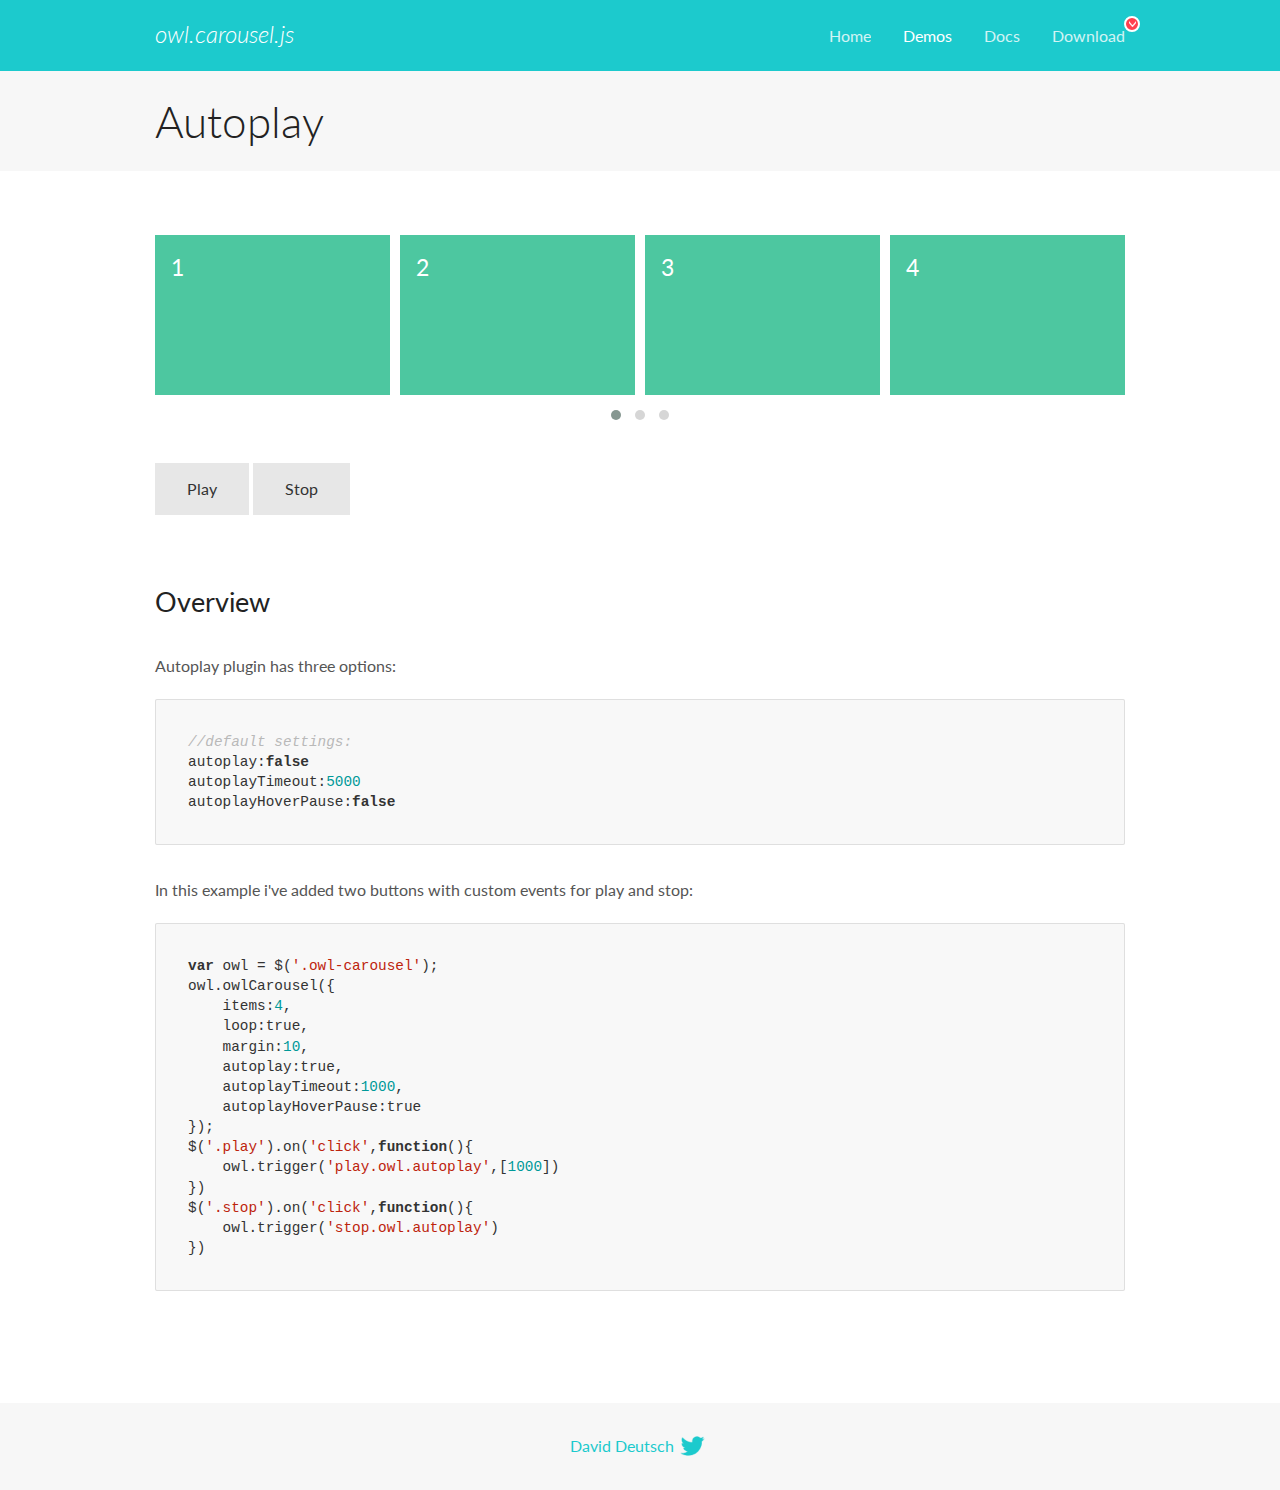
<file: plugins/OwlCarousel2-2.2.1/docs/demos/autoplay.html>
<!DOCTYPE html>
<html lang="en">
  <head>

    <!-- head -->
    <meta charset="utf-8">
    <meta name="msapplication-tap-highlight" content="no" />
    <meta name="viewport" content="width=device-width, initial-scale=1.0" />
    <meta name="description" content="Autoplay usage demo">
    <meta name="author" content="David Deutsch">
    <title>
      Autoplay Demo | Owl Carousel | 2.2.1
    </title>

    <!-- Stylesheets -->
    <link href='https://fonts.googleapis.com/css?family=Lato:300,400,700,400italic,300italic' rel='stylesheet' type='text/css'>
    <link rel="stylesheet" href="../assets/css/docs.theme.min.css">

    <!-- Owl Stylesheets -->
    <link rel="stylesheet" href="../assets/owlcarousel/assets/owl.carousel.min.css">
    <link rel="stylesheet" href="../assets/owlcarousel/assets/owl.theme.default.min.css">

    <!-- HTML5 shim and Respond.js IE8 support of HTML5 elements and media queries -->

    <!--[if lt IE 9]>
      <script src="https://oss.maxcdn.com/libs/html5shiv/3.7.0/html5shiv.js"></script>
      <script src="https://oss.maxcdn.com/libs/respond.js/1.3.0/respond.min.js"></script>
    <![endif]-->

    <!-- Favicons -->
    <link rel="apple-touch-icon-precomposed" sizes="144x144" href="../assets/ico/apple-touch-icon-144-precomposed.png">
    <link rel="shortcut icon" href="../assets/ico/favicon.png">
    <link rel="shortcut icon" href="favicon.ico">

    <!-- Yeah i know js should not be in header. Its required for demos.-->

    <!-- javascript -->
    <script src="../assets/vendors/jquery.min.js"></script>
    <script src="../assets/owlcarousel/owl.carousel.js"></script>
  </head>
  <body>

    <!-- header -->
    <header class="header">
      <div class="row">
        <div class="large-12 columns">
          <div class="brand left">
            <h3>
              <a href="/OwlCarousel2/">owl.carousel.js</a> 
            </h3>
          </div>
          <a id="toggle-nav" class="right">
            <span></span> <span></span> <span></span> 
          </a> 
          <div class="nav-bar">
            <ul class="clearfix">
              <li> <a href="/OwlCarousel2/index.html">Home</a>  </li>
              <li class="active">
                <a href="/OwlCarousel2/demos/demos.html">Demos</a> 
              </li>
              <li> <a href="/OwlCarousel2/docs/started-welcome.html">Docs</a>  </li>
              <li>
                <a href="https://github.com/OwlCarousel2/OwlCarousel2/archive/2.2.1.zip">Download</a> 
                <span class="download"></span> 
              </li>
            </ul>
          </div>
        </div>
      </div>
    </header>

    <!-- title -->
    <section class="title">
      <div class="row">
        <div class="large-12 columns">
          <h1>Autoplay</h1>
        </div>
      </div>
    </section>

    <!--  Demos -->
    <section id="demos">
      <div class="row">
        <div class="large-12 columns">
          <div class="owl-carousel owl-theme">
            <div class="item">
              <h4>1</h4>
            </div>
            <div class="item">
              <h4>2</h4>
            </div>
            <div class="item">
              <h4>3</h4>
            </div>
            <div class="item">
              <h4>4</h4>
            </div>
            <div class="item">
              <h4>5</h4>
            </div>
            <div class="item">
              <h4>6</h4>
            </div>
            <div class="item">
              <h4>7</h4>
            </div>
            <div class="item">
              <h4>8</h4>
            </div>
            <div class="item">
              <h4>9</h4>
            </div>
            <div class="item">
              <h4>10</h4>
            </div>
            <div class="item">
              <h4>11</h4>
            </div>
            <div class="item">
              <h4>12</h4>
            </div>
          </div>
          <a class="button secondary play">Play</a> 
          <a class="button secondary stop">Stop</a> 
          <h3 id="overview">Overview</h3>
          <p>Autoplay plugin has three options:</p>
          <pre><code>//default settings:
autoplay:false
autoplayTimeout:5000
autoplayHoverPause:false</code></pre>
          <p>In this example i&#39;ve added two buttons with custom events for play and stop:</p>
          <pre><code>var owl = $(&#39;.owl-carousel&#39;);
owl.owlCarousel({
    items:4,
    loop:true,
    margin:10,
    autoplay:true,
    autoplayTimeout:1000,
    autoplayHoverPause:true
});
$(&#39;.play&#39;).on(&#39;click&#39;,function(){
    owl.trigger(&#39;play.owl.autoplay&#39;,[1000])
})
$(&#39;.stop&#39;).on(&#39;click&#39;,function(){
    owl.trigger(&#39;stop.owl.autoplay&#39;)
})</code></pre>
          <script>
            $(document).ready(function() {
              var owl = $('.owl-carousel');
              owl.owlCarousel({
                items: 4,
                loop: true,
                margin: 10,
                autoplay: true,
                autoplayTimeout: 1000,
                autoplayHoverPause: true
              });
              $('.play').on('click', function() {
                owl.trigger('play.owl.autoplay', [1000])
              })
              $('.stop').on('click', function() {
                owl.trigger('stop.owl.autoplay')
              })
            })
          </script>
        </div>
      </div>
    </section>

    <!-- footer -->
    <footer class="footer">
      <div class="row">
        <div class="large-12 columns">
          <h5>
            <a href="/OwlCarousel2/docs/support-contact.html">David Deutsch</a> 
            <a id="custom-tweet-button" href="https://twitter.com/share?url=https://github.com/OwlCarousel2/OwlCarousel2&text=Owl Carousel - This is so awesome! " target="_blank"></a> 
          </h5>
        </div>
      </div>
    </footer>

    <!-- vendors -->
    <script src="../assets/vendors/highlight.js"></script>
    <script src="../assets/js/app.js"></script>
  </body>
</html>
</file>
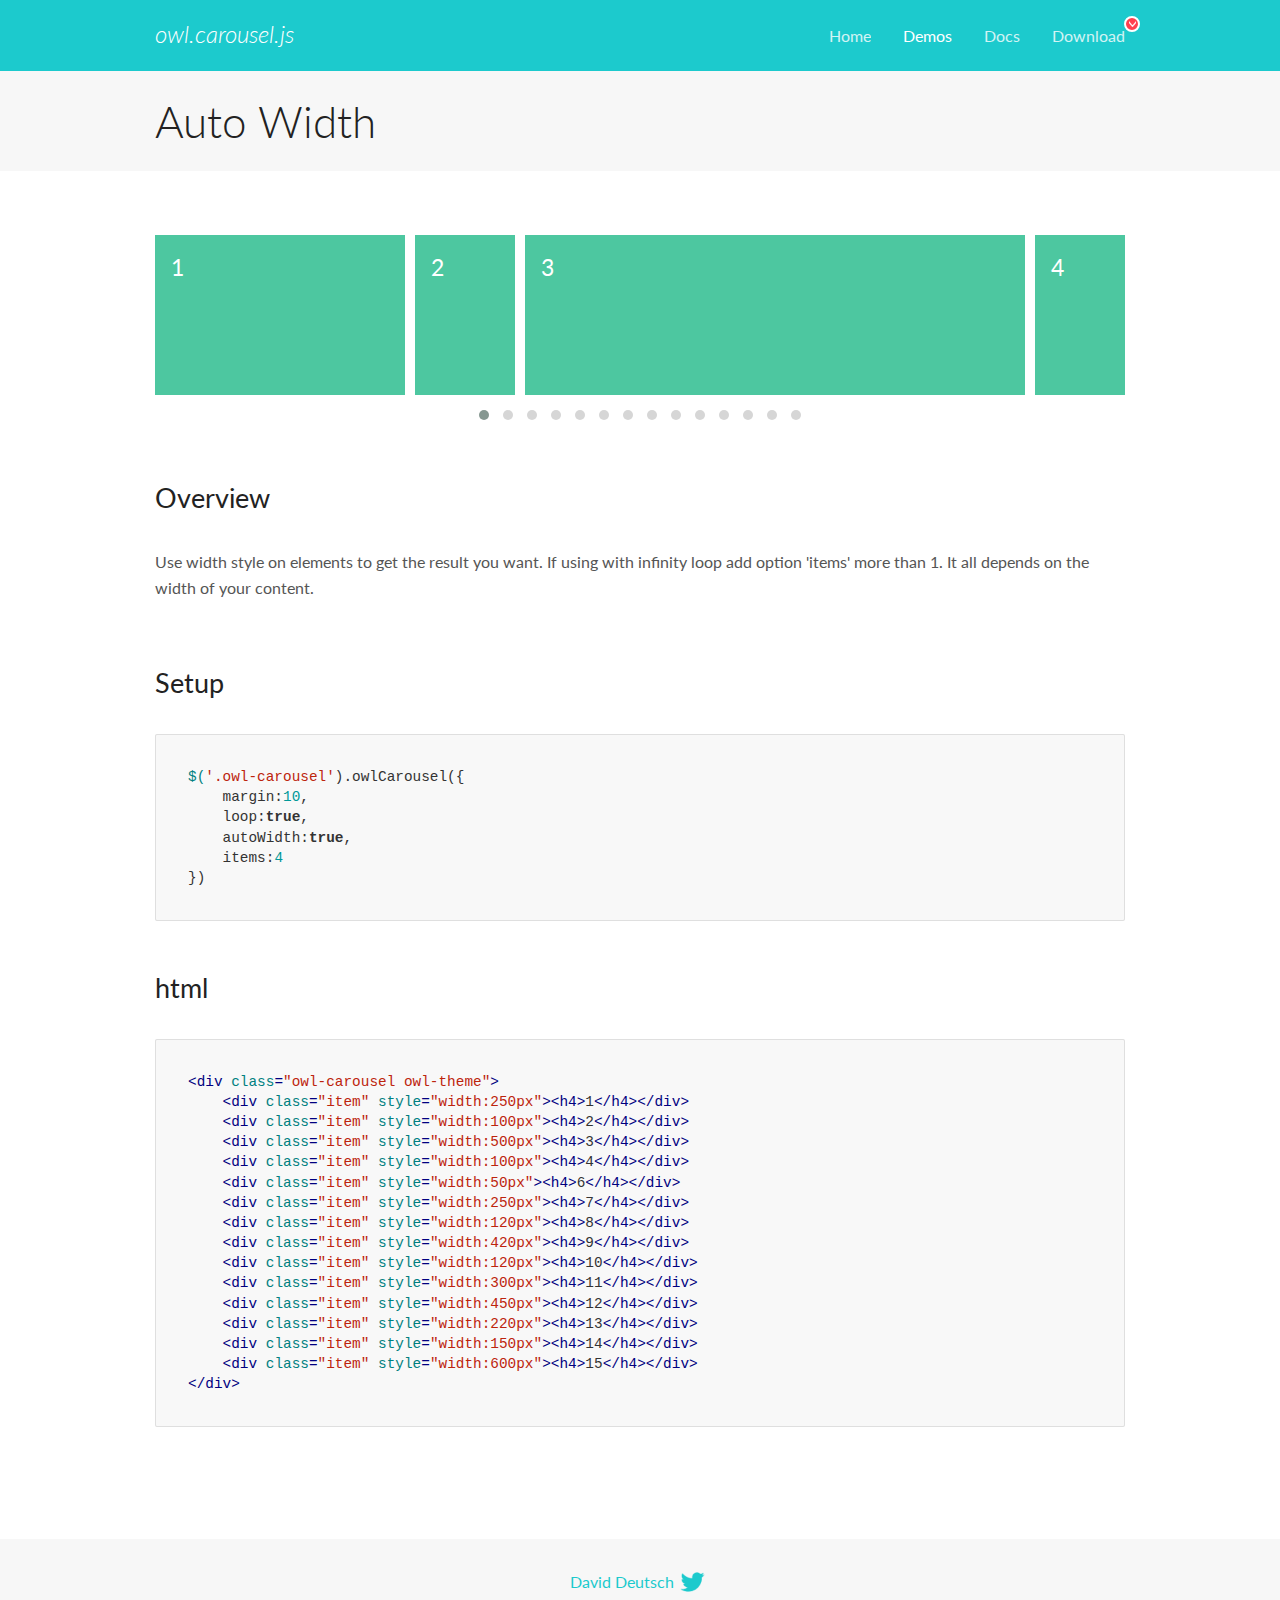
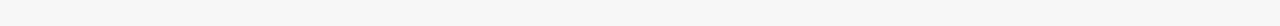
<file: plugins/OwlCarousel2-2.2.1/docs/demos/autowidth.html>
<!DOCTYPE html>
<html lang="en">
  <head>

    <!-- head -->
    <meta charset="utf-8">
    <meta name="msapplication-tap-highlight" content="no" />
    <meta name="viewport" content="width=device-width, initial-scale=1.0" />
    <meta name="description" content="Auto Width">
    <meta name="author" content="David Deutsch">
    <title>
      Auto Width Demo | Owl Carousel | 2.2.1
    </title>

    <!-- Stylesheets -->
    <link href='https://fonts.googleapis.com/css?family=Lato:300,400,700,400italic,300italic' rel='stylesheet' type='text/css'>
    <link rel="stylesheet" href="../assets/css/docs.theme.min.css">

    <!-- Owl Stylesheets -->
    <link rel="stylesheet" href="../assets/owlcarousel/assets/owl.carousel.min.css">
    <link rel="stylesheet" href="../assets/owlcarousel/assets/owl.theme.default.min.css">

    <!-- HTML5 shim and Respond.js IE8 support of HTML5 elements and media queries -->

    <!--[if lt IE 9]>
      <script src="https://oss.maxcdn.com/libs/html5shiv/3.7.0/html5shiv.js"></script>
      <script src="https://oss.maxcdn.com/libs/respond.js/1.3.0/respond.min.js"></script>
    <![endif]-->

    <!-- Favicons -->
    <link rel="apple-touch-icon-precomposed" sizes="144x144" href="../assets/ico/apple-touch-icon-144-precomposed.png">
    <link rel="shortcut icon" href="../assets/ico/favicon.png">
    <link rel="shortcut icon" href="favicon.ico">

    <!-- Yeah i know js should not be in header. Its required for demos.-->

    <!-- javascript -->
    <script src="../assets/vendors/jquery.min.js"></script>
    <script src="../assets/owlcarousel/owl.carousel.js"></script>
  </head>
  <body>

    <!-- header -->
    <header class="header">
      <div class="row">
        <div class="large-12 columns">
          <div class="brand left">
            <h3>
              <a href="/OwlCarousel2/">owl.carousel.js</a> 
            </h3>
          </div>
          <a id="toggle-nav" class="right">
            <span></span> <span></span> <span></span> 
          </a> 
          <div class="nav-bar">
            <ul class="clearfix">
              <li> <a href="/OwlCarousel2/index.html">Home</a>  </li>
              <li class="active">
                <a href="/OwlCarousel2/demos/demos.html">Demos</a> 
              </li>
              <li> <a href="/OwlCarousel2/docs/started-welcome.html">Docs</a>  </li>
              <li>
                <a href="https://github.com/OwlCarousel2/OwlCarousel2/archive/2.2.1.zip">Download</a> 
                <span class="download"></span> 
              </li>
            </ul>
          </div>
        </div>
      </div>
    </header>

    <!-- title -->
    <section class="title">
      <div class="row">
        <div class="large-12 columns">
          <h1>Auto Width</h1>
        </div>
      </div>
    </section>

    <!--  Demos -->
    <section id="demos">
      <div class="row">
        <div class="large-12 columns">
          <div class="owl-carousel owl-theme">
            <div class="item" style="width:250px">
              <h4>1</h4>
            </div>
            <div class="item" style="width:100px">
              <h4>2</h4>
            </div>
            <div class="item" style="width:500px">
              <h4>3</h4>
            </div>
            <div class="item" style="width:100px">
              <h4>4</h4>
            </div>
            <div class="item" style="width:50px">
              <h4>6</h4>
            </div>
            <div class="item" style="width:250px">
              <h4>7</h4>
            </div>
            <div class="item" style="width:120px">
              <h4>8</h4>
            </div>
            <div class="item" style="width:420px">
              <h4>9</h4>
            </div>
            <div class="item" style="width:120px">
              <h4>10</h4>
            </div>
            <div class="item" style="width:300px">
              <h4>11</h4>
            </div>
            <div class="item" style="width:450px">
              <h4>12</h4>
            </div>
            <div class="item" style="width:220px">
              <h4>13</h4>
            </div>
            <div class="item" style="width:150px">
              <h4>14</h4>
            </div>
            <div class="item" style="width:600px">
              <h4>15</h4>
            </div>
          </div>
          <h3 id="overview">Overview</h3>
          <p>Use width style on elements to get the result you want. If using with infinity loop add option &#39;items&#39; more than 1. It all depends on the width of your content.</p>
          <h3 id="setup">Setup</h3>
          <pre><code>$(&#39;.owl-carousel&#39;).owlCarousel({
    margin:10,
    loop:true,
    autoWidth:true,
    items:4
})</code></pre>
          <h3 id="html">html</h3>
          <pre><code>&lt;div class=&quot;owl-carousel owl-theme&quot;&gt;
    &lt;div class=&quot;item&quot; style=&quot;width:250px&quot;&gt;&lt;h4&gt;1&lt;/h4&gt;&lt;/div&gt;
    &lt;div class=&quot;item&quot; style=&quot;width:100px&quot;&gt;&lt;h4&gt;2&lt;/h4&gt;&lt;/div&gt;
    &lt;div class=&quot;item&quot; style=&quot;width:500px&quot;&gt;&lt;h4&gt;3&lt;/h4&gt;&lt;/div&gt;
    &lt;div class=&quot;item&quot; style=&quot;width:100px&quot;&gt;&lt;h4&gt;4&lt;/h4&gt;&lt;/div&gt;
    &lt;div class=&quot;item&quot; style=&quot;width:50px&quot;&gt;&lt;h4&gt;6&lt;/h4&gt;&lt;/div&gt;
    &lt;div class=&quot;item&quot; style=&quot;width:250px&quot;&gt;&lt;h4&gt;7&lt;/h4&gt;&lt;/div&gt;
    &lt;div class=&quot;item&quot; style=&quot;width:120px&quot;&gt;&lt;h4&gt;8&lt;/h4&gt;&lt;/div&gt;
    &lt;div class=&quot;item&quot; style=&quot;width:420px&quot;&gt;&lt;h4&gt;9&lt;/h4&gt;&lt;/div&gt;
    &lt;div class=&quot;item&quot; style=&quot;width:120px&quot;&gt;&lt;h4&gt;10&lt;/h4&gt;&lt;/div&gt;
    &lt;div class=&quot;item&quot; style=&quot;width:300px&quot;&gt;&lt;h4&gt;11&lt;/h4&gt;&lt;/div&gt;
    &lt;div class=&quot;item&quot; style=&quot;width:450px&quot;&gt;&lt;h4&gt;12&lt;/h4&gt;&lt;/div&gt;
    &lt;div class=&quot;item&quot; style=&quot;width:220px&quot;&gt;&lt;h4&gt;13&lt;/h4&gt;&lt;/div&gt;
    &lt;div class=&quot;item&quot; style=&quot;width:150px&quot;&gt;&lt;h4&gt;14&lt;/h4&gt;&lt;/div&gt;
    &lt;div class=&quot;item&quot; style=&quot;width:600px&quot;&gt;&lt;h4&gt;15&lt;/h4&gt;&lt;/div&gt;
&lt;/div&gt;</code></pre>
          <script>
            $(document).ready(function() {
              $('.owl-carousel').owlCarousel({
                margin: 10,
                loop: true,
                autoWidth: true,
                items: 4
              })
            })
          </script>
        </div>
      </div>
    </section>

    <!-- footer -->
    <footer class="footer">
      <div class="row">
        <div class="large-12 columns">
          <h5>
            <a href="/OwlCarousel2/docs/support-contact.html">David Deutsch</a> 
            <a id="custom-tweet-button" href="https://twitter.com/share?url=https://github.com/OwlCarousel2/OwlCarousel2&text=Owl Carousel - This is so awesome! " target="_blank"></a> 
          </h5>
        </div>
      </div>
    </footer>

    <!-- vendors -->
    <script src="../assets/vendors/highlight.js"></script>
    <script src="../assets/js/app.js"></script>
  </body>
</html>
</file>
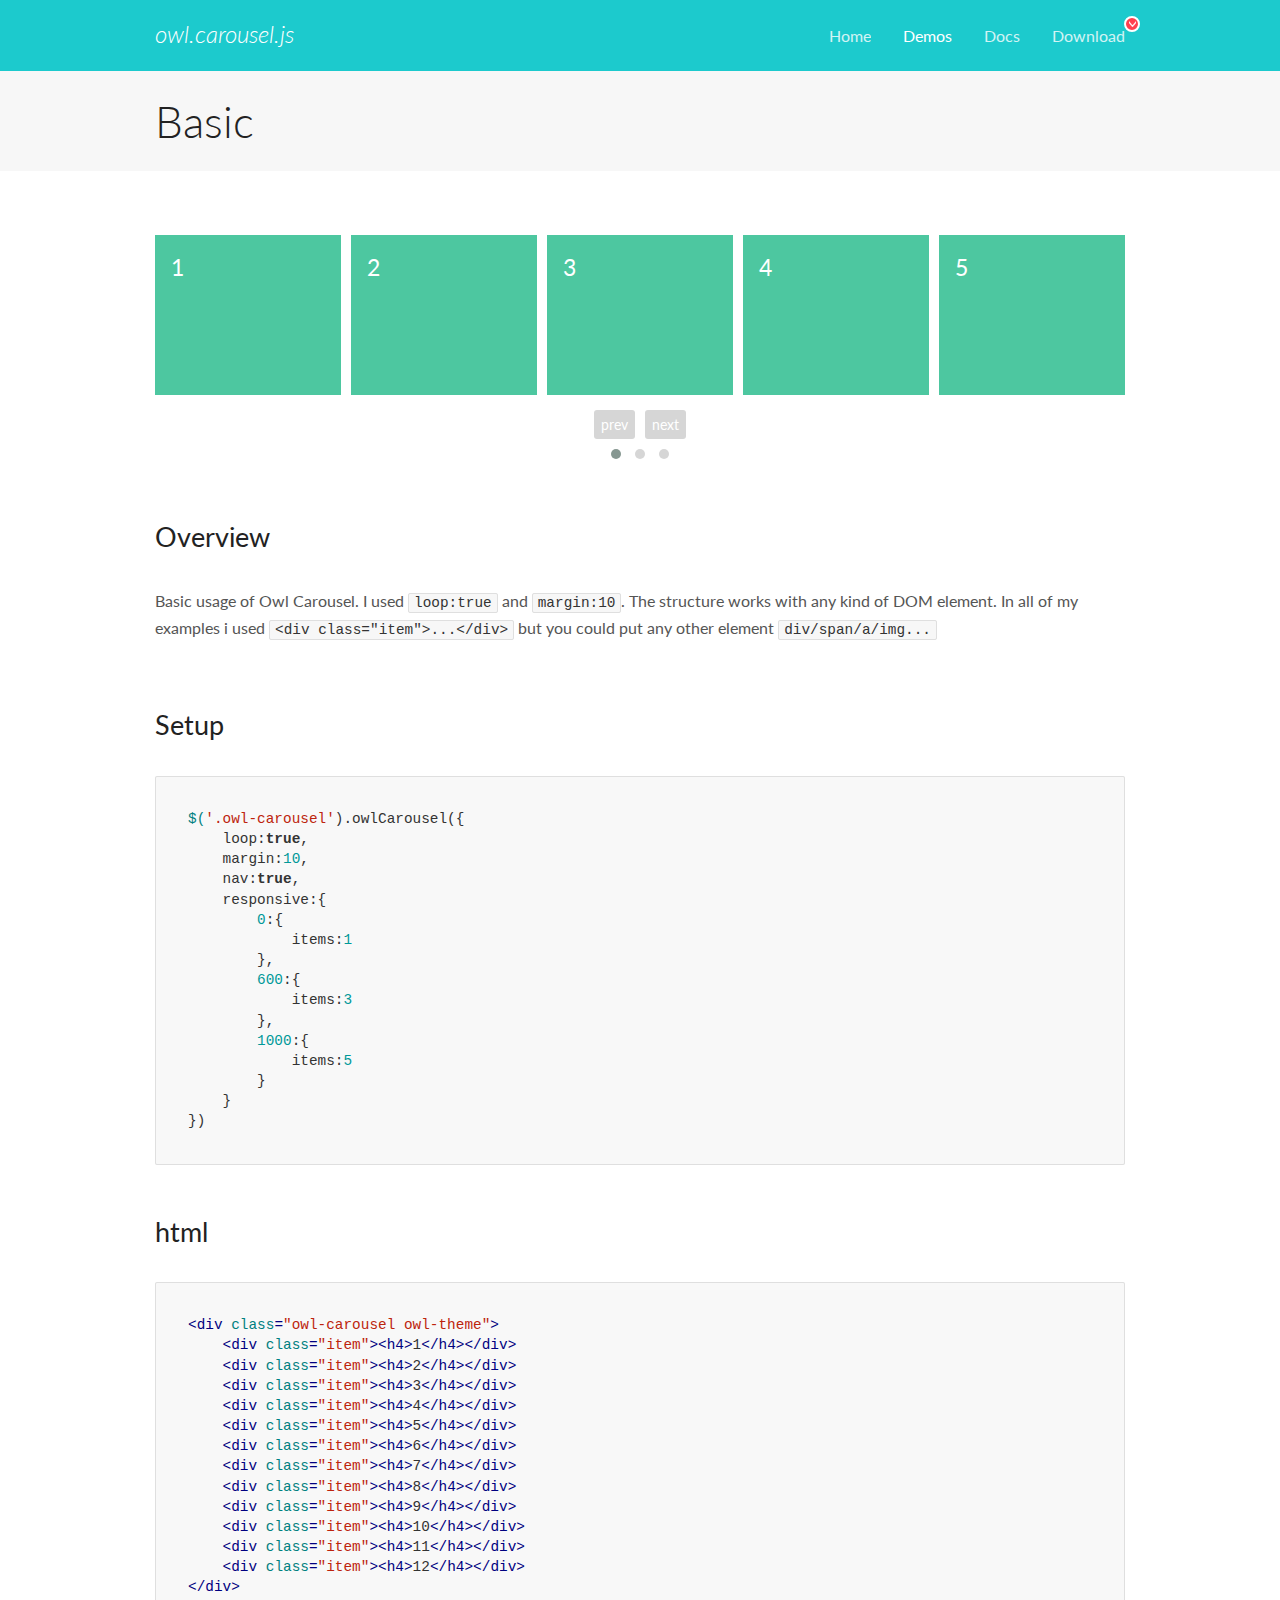
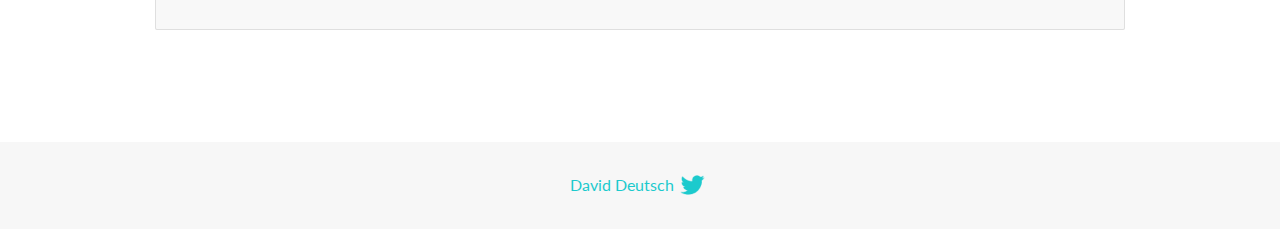
<file: plugins/OwlCarousel2-2.2.1/docs/demos/basic.html>
<!DOCTYPE html>
<html lang="en">
  <head>

    <!-- head -->
    <meta charset="utf-8">
    <meta name="msapplication-tap-highlight" content="no" />
    <meta name="viewport" content="width=device-width, initial-scale=1.0" />
    <meta name="description" content="Basic usage demo">
    <meta name="author" content="David Deutsch">
    <title>
      Basic Demo | Owl Carousel | 2.2.1
    </title>

    <!-- Stylesheets -->
    <link href='https://fonts.googleapis.com/css?family=Lato:300,400,700,400italic,300italic' rel='stylesheet' type='text/css'>
    <link rel="stylesheet" href="../assets/css/docs.theme.min.css">

    <!-- Owl Stylesheets -->
    <link rel="stylesheet" href="../assets/owlcarousel/assets/owl.carousel.min.css">
    <link rel="stylesheet" href="../assets/owlcarousel/assets/owl.theme.default.min.css">

    <!-- HTML5 shim and Respond.js IE8 support of HTML5 elements and media queries -->

    <!--[if lt IE 9]>
      <script src="https://oss.maxcdn.com/libs/html5shiv/3.7.0/html5shiv.js"></script>
      <script src="https://oss.maxcdn.com/libs/respond.js/1.3.0/respond.min.js"></script>
    <![endif]-->

    <!-- Favicons -->
    <link rel="apple-touch-icon-precomposed" sizes="144x144" href="../assets/ico/apple-touch-icon-144-precomposed.png">
    <link rel="shortcut icon" href="../assets/ico/favicon.png">
    <link rel="shortcut icon" href="favicon.ico">

    <!-- Yeah i know js should not be in header. Its required for demos.-->

    <!-- javascript -->
    <script src="../assets/vendors/jquery.min.js"></script>
    <script src="../assets/owlcarousel/owl.carousel.js"></script>
  </head>
  <body>

    <!-- header -->
    <header class="header">
      <div class="row">
        <div class="large-12 columns">
          <div class="brand left">
            <h3>
              <a href="/OwlCarousel2/">owl.carousel.js</a> 
            </h3>
          </div>
          <a id="toggle-nav" class="right">
            <span></span> <span></span> <span></span> 
          </a> 
          <div class="nav-bar">
            <ul class="clearfix">
              <li> <a href="/OwlCarousel2/index.html">Home</a>  </li>
              <li class="active">
                <a href="/OwlCarousel2/demos/demos.html">Demos</a> 
              </li>
              <li> <a href="/OwlCarousel2/docs/started-welcome.html">Docs</a>  </li>
              <li>
                <a href="https://github.com/OwlCarousel2/OwlCarousel2/archive/2.2.1.zip">Download</a> 
                <span class="download"></span> 
              </li>
            </ul>
          </div>
        </div>
      </div>
    </header>

    <!-- title -->
    <section class="title">
      <div class="row">
        <div class="large-12 columns">
          <h1>Basic</h1>
        </div>
      </div>
    </section>

    <!--  Demos -->
    <section id="demos">
      <div class="row">
        <div class="large-12 columns">
          <div class="owl-carousel owl-theme">
            <div class="item">
              <h4>1</h4>
            </div>
            <div class="item">
              <h4>2</h4>
            </div>
            <div class="item">
              <h4>3</h4>
            </div>
            <div class="item">
              <h4>4</h4>
            </div>
            <div class="item">
              <h4>5</h4>
            </div>
            <div class="item">
              <h4>6</h4>
            </div>
            <div class="item">
              <h4>7</h4>
            </div>
            <div class="item">
              <h4>8</h4>
            </div>
            <div class="item">
              <h4>9</h4>
            </div>
            <div class="item">
              <h4>10</h4>
            </div>
            <div class="item">
              <h4>11</h4>
            </div>
            <div class="item">
              <h4>12</h4>
            </div>
          </div>
          <h3 id="overview">Overview</h3>
          <p>Basic usage of Owl Carousel. I used <code>loop:true</code> and <code>margin:10</code>. The structure works with any kind of DOM element. In all of my examples i used <code>&lt;div class=&quot;item&quot;&gt;...&lt;/div&gt;</code> but you could
            put any other element <code>div/span/a/img...</code></p>
          <h3 id="setup">Setup</h3>
          <pre><code>$(&#39;.owl-carousel&#39;).owlCarousel({
    loop:true,
    margin:10,
    nav:true,
    responsive:{
        0:{
            items:1
        },
        600:{
            items:3
        },
        1000:{
            items:5
        }
    }
})</code></pre>
          <h3 id="html">html</h3>
          <pre><code>&lt;div class=&quot;owl-carousel owl-theme&quot;&gt;
    &lt;div class=&quot;item&quot;&gt;&lt;h4&gt;1&lt;/h4&gt;&lt;/div&gt;
    &lt;div class=&quot;item&quot;&gt;&lt;h4&gt;2&lt;/h4&gt;&lt;/div&gt;
    &lt;div class=&quot;item&quot;&gt;&lt;h4&gt;3&lt;/h4&gt;&lt;/div&gt;
    &lt;div class=&quot;item&quot;&gt;&lt;h4&gt;4&lt;/h4&gt;&lt;/div&gt;
    &lt;div class=&quot;item&quot;&gt;&lt;h4&gt;5&lt;/h4&gt;&lt;/div&gt;
    &lt;div class=&quot;item&quot;&gt;&lt;h4&gt;6&lt;/h4&gt;&lt;/div&gt;
    &lt;div class=&quot;item&quot;&gt;&lt;h4&gt;7&lt;/h4&gt;&lt;/div&gt;
    &lt;div class=&quot;item&quot;&gt;&lt;h4&gt;8&lt;/h4&gt;&lt;/div&gt;
    &lt;div class=&quot;item&quot;&gt;&lt;h4&gt;9&lt;/h4&gt;&lt;/div&gt;
    &lt;div class=&quot;item&quot;&gt;&lt;h4&gt;10&lt;/h4&gt;&lt;/div&gt;
    &lt;div class=&quot;item&quot;&gt;&lt;h4&gt;11&lt;/h4&gt;&lt;/div&gt;
    &lt;div class=&quot;item&quot;&gt;&lt;h4&gt;12&lt;/h4&gt;&lt;/div&gt;
&lt;/div&gt;</code></pre>
          <script>
            $(document).ready(function() {
              var owl = $('.owl-carousel');
              owl.owlCarousel({
                margin: 10,
                nav: true,
                loop: true,
                responsive: {
                  0: {
                    items: 1
                  },
                  600: {
                    items: 3
                  },
                  1000: {
                    items: 5
                  }
                }
              })
            })
          </script>
        </div>
      </div>
    </section>

    <!-- footer -->
    <footer class="footer">
      <div class="row">
        <div class="large-12 columns">
          <h5>
            <a href="/OwlCarousel2/docs/support-contact.html">David Deutsch</a> 
            <a id="custom-tweet-button" href="https://twitter.com/share?url=https://github.com/OwlCarousel2/OwlCarousel2&text=Owl Carousel - This is so awesome! " target="_blank"></a> 
          </h5>
        </div>
      </div>
    </footer>

    <!-- vendors -->
    <script src="../assets/vendors/highlight.js"></script>
    <script src="../assets/js/app.js"></script>
  </body>
</html>
</file>
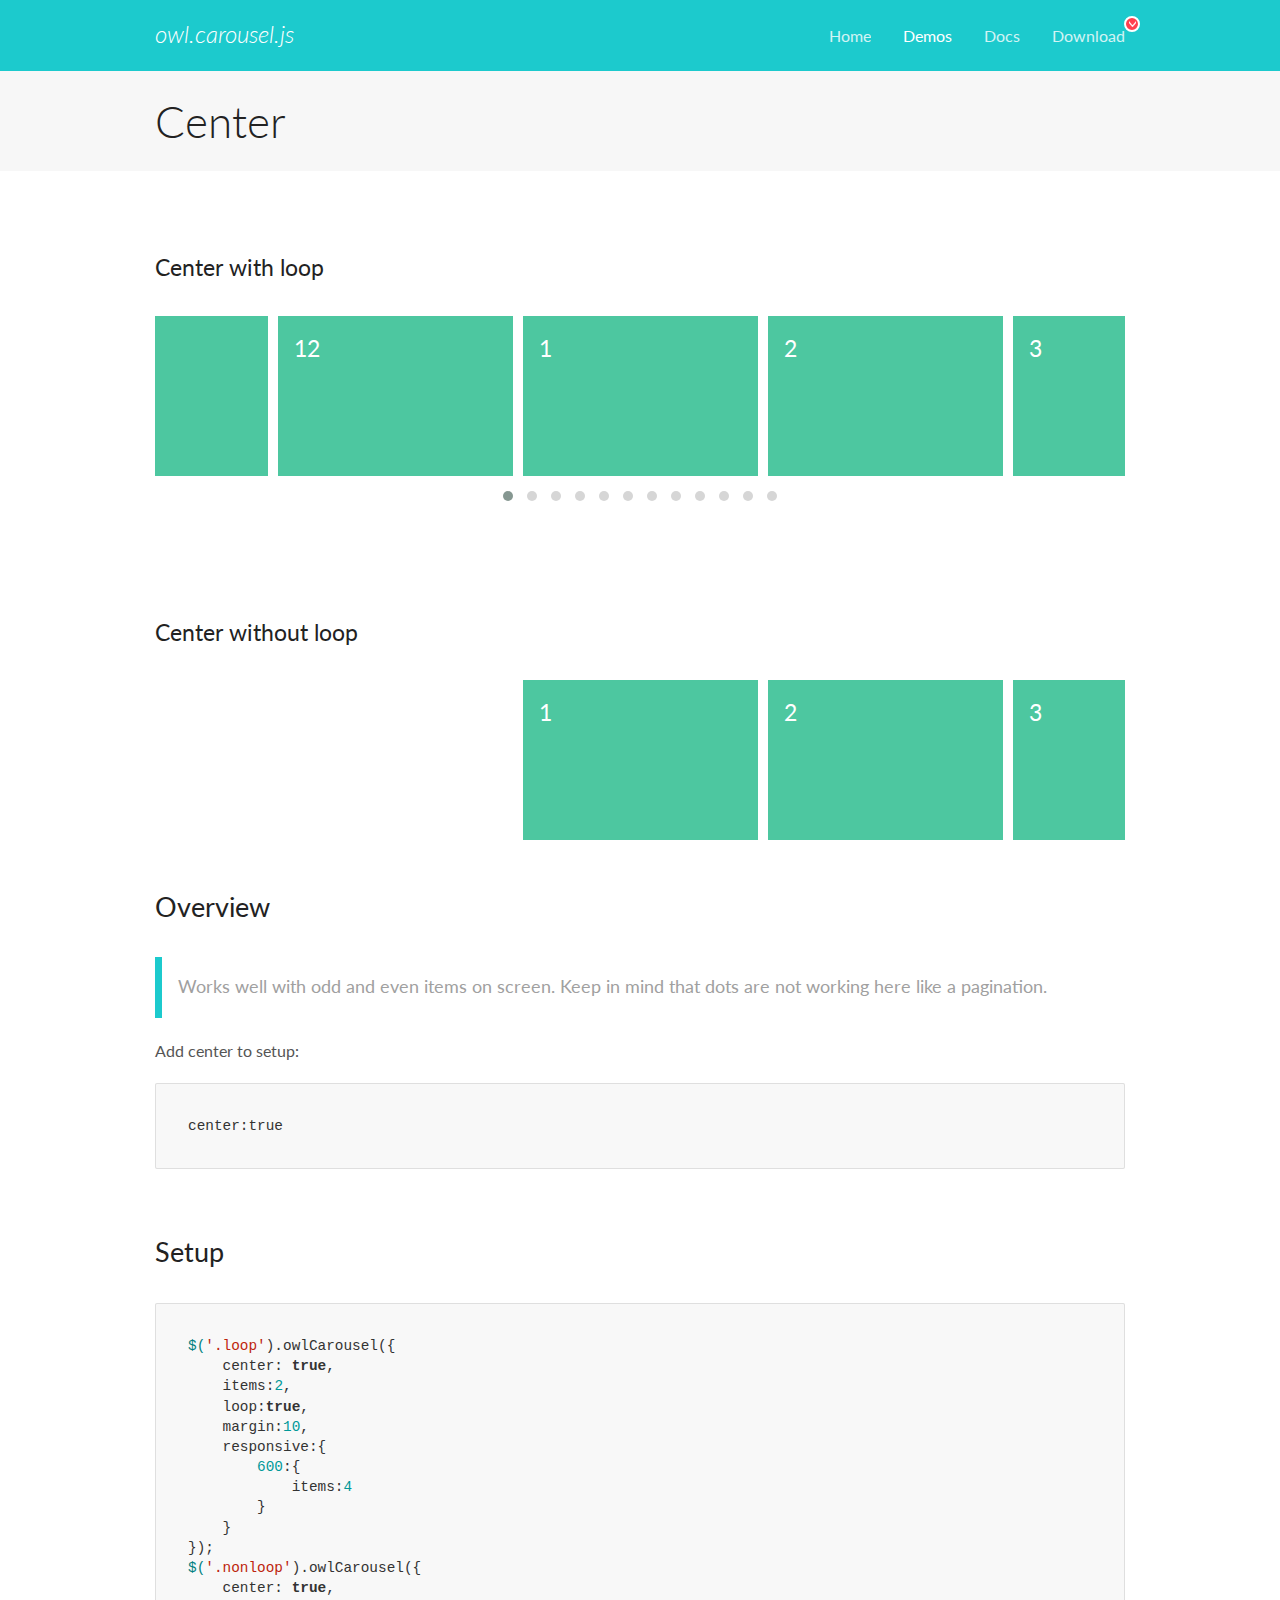
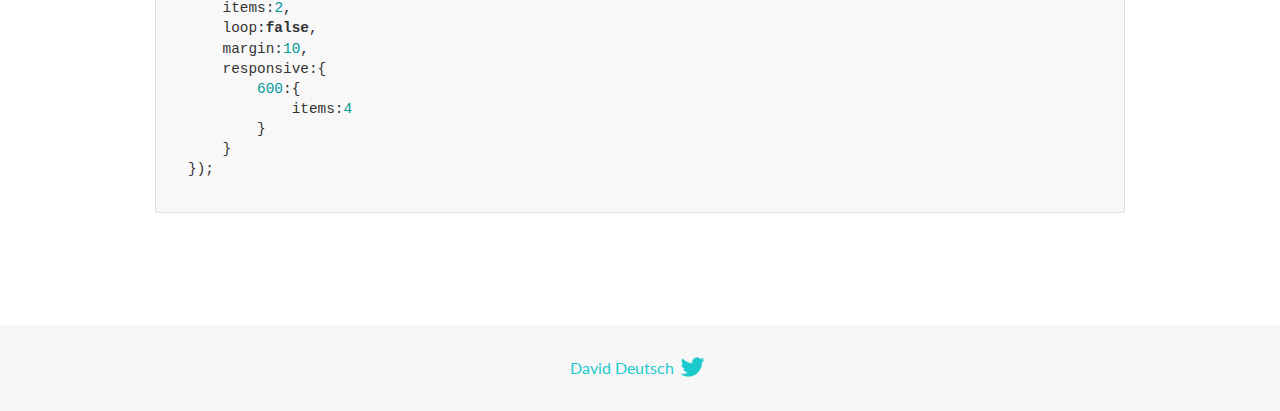
<file: plugins/OwlCarousel2-2.2.1/docs/demos/center.html>
<!DOCTYPE html>
<html lang="en">
  <head>

    <!-- head -->
    <meta charset="utf-8">
    <meta name="msapplication-tap-highlight" content="no" />
    <meta name="viewport" content="width=device-width, initial-scale=1.0" />
    <meta name="description" content="Center carousel">
    <meta name="author" content="David Deutsch">
    <title>
      Center Demo | Owl Carousel | 2.2.1
    </title>

    <!-- Stylesheets -->
    <link href='https://fonts.googleapis.com/css?family=Lato:300,400,700,400italic,300italic' rel='stylesheet' type='text/css'>
    <link rel="stylesheet" href="../assets/css/docs.theme.min.css">

    <!-- Owl Stylesheets -->
    <link rel="stylesheet" href="../assets/owlcarousel/assets/owl.carousel.min.css">
    <link rel="stylesheet" href="../assets/owlcarousel/assets/owl.theme.default.min.css">

    <!-- HTML5 shim and Respond.js IE8 support of HTML5 elements and media queries -->

    <!--[if lt IE 9]>
      <script src="https://oss.maxcdn.com/libs/html5shiv/3.7.0/html5shiv.js"></script>
      <script src="https://oss.maxcdn.com/libs/respond.js/1.3.0/respond.min.js"></script>
    <![endif]-->

    <!-- Favicons -->
    <link rel="apple-touch-icon-precomposed" sizes="144x144" href="../assets/ico/apple-touch-icon-144-precomposed.png">
    <link rel="shortcut icon" href="../assets/ico/favicon.png">
    <link rel="shortcut icon" href="favicon.ico">

    <!-- Yeah i know js should not be in header. Its required for demos.-->

    <!-- javascript -->
    <script src="../assets/vendors/jquery.min.js"></script>
    <script src="../assets/owlcarousel/owl.carousel.js"></script>
  </head>
  <body>

    <!-- header -->
    <header class="header">
      <div class="row">
        <div class="large-12 columns">
          <div class="brand left">
            <h3>
              <a href="/OwlCarousel2/">owl.carousel.js</a> 
            </h3>
          </div>
          <a id="toggle-nav" class="right">
            <span></span> <span></span> <span></span> 
          </a> 
          <div class="nav-bar">
            <ul class="clearfix">
              <li> <a href="/OwlCarousel2/index.html">Home</a>  </li>
              <li class="active">
                <a href="/OwlCarousel2/demos/demos.html">Demos</a> 
              </li>
              <li> <a href="/OwlCarousel2/docs/started-welcome.html">Docs</a>  </li>
              <li>
                <a href="https://github.com/OwlCarousel2/OwlCarousel2/archive/2.2.1.zip">Download</a> 
                <span class="download"></span> 
              </li>
            </ul>
          </div>
        </div>
      </div>
    </header>

    <!-- title -->
    <section class="title">
      <div class="row">
        <div class="large-12 columns">
          <h1>Center</h1>
        </div>
      </div>
    </section>

    <!--  Demos -->
    <section id="demos">
      <div class="row">
        <div class="large-12 columns">
          <h4 id="center-with-loop">Center with loop</h4>
          <div class="loop owl-carousel owl-theme">
            <div class="item">
              <h4>1</h4>
            </div>
            <div class="item">
              <h4>2</h4>
            </div>
            <div class="item">
              <h4>3</h4>
            </div>
            <div class="item">
              <h4>4</h4>
            </div>
            <div class="item">
              <h4>5</h4>
            </div>
            <div class="item">
              <h4>6</h4>
            </div>
            <div class="item">
              <h4>7</h4>
            </div>
            <div class="item">
              <h4>8</h4>
            </div>
            <div class="item">
              <h4>9</h4>
            </div>
            <div class="item">
              <h4>10</h4>
            </div>
            <div class="item">
              <h4>11</h4>
            </div>
            <div class="item">
              <h4>12</h4>
            </div>
          </div>
          <br>
          <h4 id="center-without-loop">Center without loop</h4>
          <div class="nonloop owl-carousel">
            <div class="item">
              <h4>1</h4>
            </div>
            <div class="item">
              <h4>2</h4>
            </div>
            <div class="item">
              <h4>3</h4>
            </div>
            <div class="item">
              <h4>4</h4>
            </div>
            <div class="item">
              <h4>5</h4>
            </div>
            <div class="item">
              <h4>6</h4>
            </div>
            <div class="item">
              <h4>7</h4>
            </div>
            <div class="item">
              <h4>8</h4>
            </div>
            <div class="item">
              <h4>9</h4>
            </div>
            <div class="item">
              <h4>10</h4>
            </div>
            <div class="item">
              <h4>11</h4>
            </div>
            <div class="item">
              <h4>12</h4>
            </div>
          </div>
          <h3 id="overview">Overview</h3>
          <blockquote>
            <p>Works well with odd and even items on screen. Keep in mind that dots are not working here like a pagination.</p>
          </blockquote>
          <p>Add center to setup:</p>
          <pre><code>center:true</code></pre>
          <h3 id="setup">Setup</h3>
          <pre><code>$(&#39;.loop&#39;).owlCarousel({
    center: true,
    items:2,
    loop:true,
    margin:10,
    responsive:{
        600:{
            items:4
        }
    }
});
$(&#39;.nonloop&#39;).owlCarousel({
    center: true,
    items:2,
    loop:false,
    margin:10,
    responsive:{
        600:{
            items:4
        }
    }
});</code></pre>
          <script>
            jQuery(document).ready(function($) {
              $('.loop').owlCarousel({
                center: true,
                items: 2,
                loop: true,
                margin: 10,
                responsive: {
                  600: {
                    items: 4
                  }
                }
              });
              $('.nonloop').owlCarousel({
                center: true,
                items: 2,
                loop: false,
                margin: 10,
                responsive: {
                  600: {
                    items: 4
                  }
                }
              });
            });
          </script>
        </div>
      </div>
    </section>

    <!-- footer -->
    <footer class="footer">
      <div class="row">
        <div class="large-12 columns">
          <h5>
            <a href="/OwlCarousel2/docs/support-contact.html">David Deutsch</a> 
            <a id="custom-tweet-button" href="https://twitter.com/share?url=https://github.com/OwlCarousel2/OwlCarousel2&text=Owl Carousel - This is so awesome! " target="_blank"></a> 
          </h5>
        </div>
      </div>
    </footer>

    <!-- vendors -->
    <script src="../assets/vendors/highlight.js"></script>
    <script src="../assets/js/app.js"></script>
  </body>
</html>
</file>
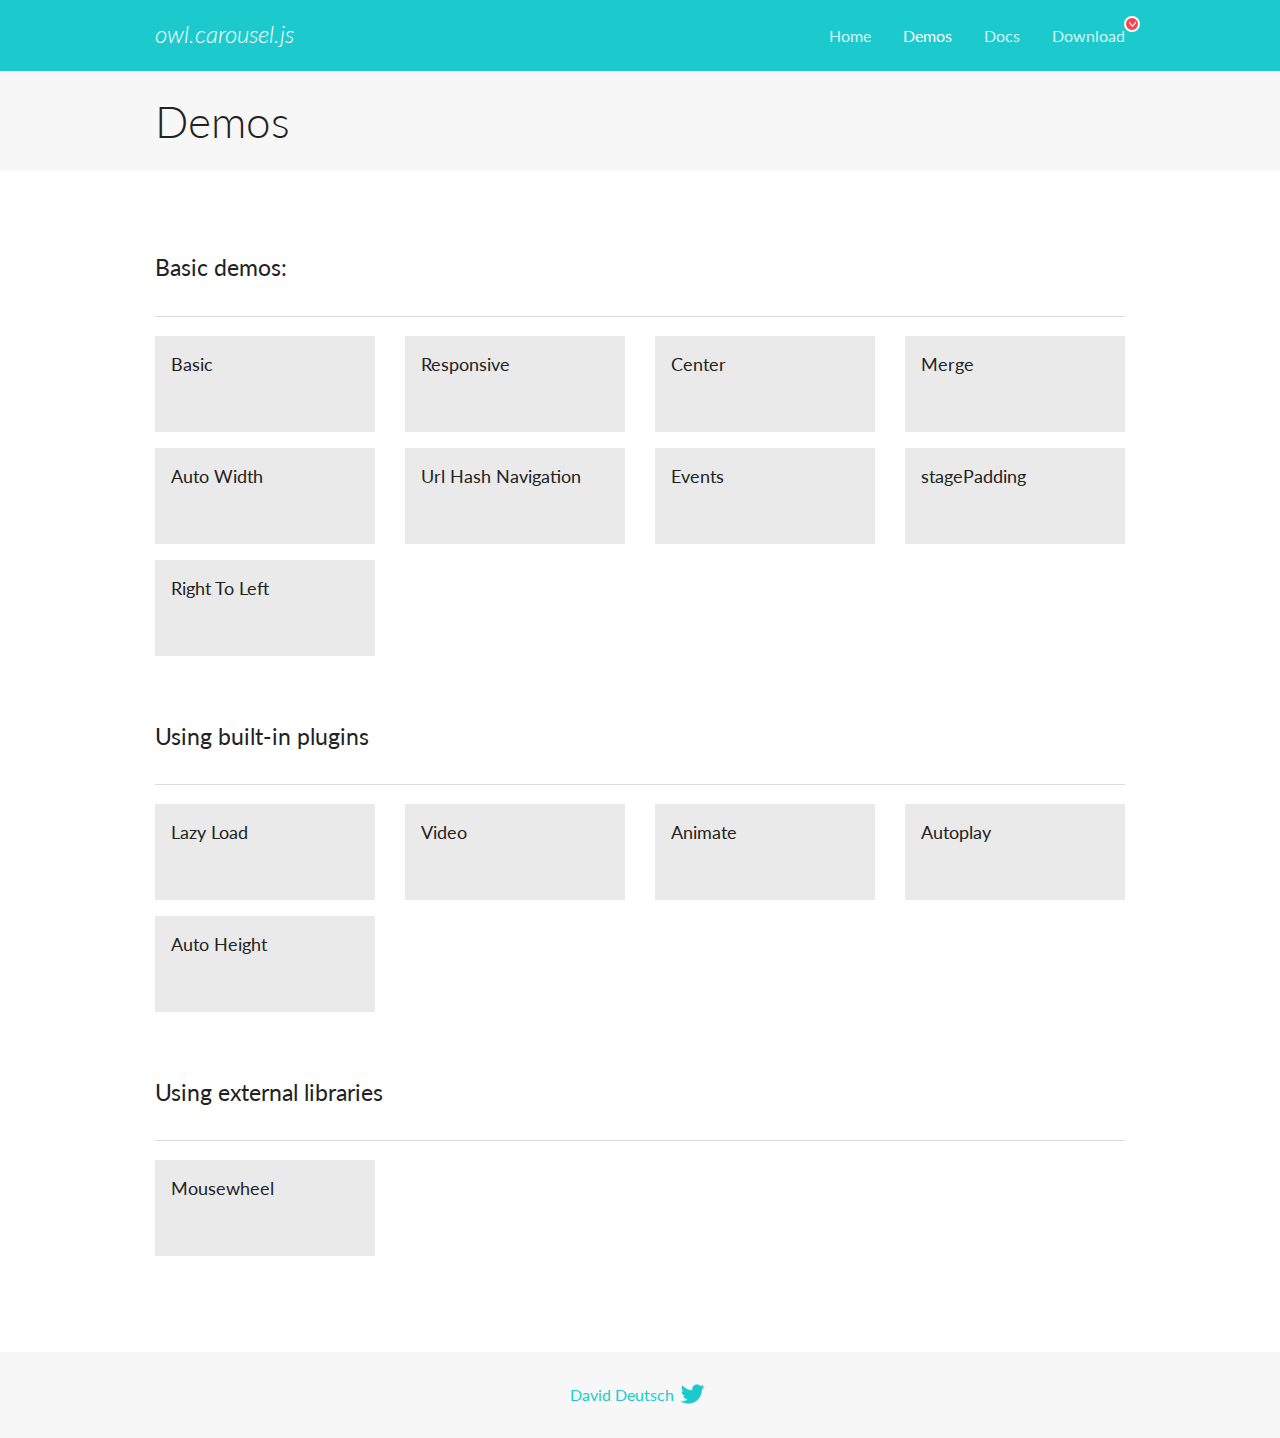
<file: plugins/OwlCarousel2-2.2.1/docs/demos/demos.html>
<!DOCTYPE html>
<html lang="en">
  <head>

    <!-- head -->
    <meta charset="utf-8">
    <meta name="msapplication-tap-highlight" content="no" />
    <meta name="viewport" content="width=device-width, initial-scale=1.0" />
    <meta name="description" content="A list of Owl Carousel examples.">
    <meta name="author" content="David Deutsch">
    <title>
      Demos | Owl Carousel | 2.2.1
    </title>

    <!-- Stylesheets -->
    <link href='https://fonts.googleapis.com/css?family=Lato:300,400,700,400italic,300italic' rel='stylesheet' type='text/css'>
    <link rel="stylesheet" href="../assets/css/docs.theme.min.css">

    <!-- Owl Stylesheets -->
    <link rel="stylesheet" href="../assets/owlcarousel/assets/owl.carousel.min.css">
    <link rel="stylesheet" href="../assets/owlcarousel/assets/owl.theme.default.min.css">

    <!-- HTML5 shim and Respond.js IE8 support of HTML5 elements and media queries -->

    <!--[if lt IE 9]>
      <script src="https://oss.maxcdn.com/libs/html5shiv/3.7.0/html5shiv.js"></script>
      <script src="https://oss.maxcdn.com/libs/respond.js/1.3.0/respond.min.js"></script>
    <![endif]-->

    <!-- Favicons -->
    <link rel="apple-touch-icon-precomposed" sizes="144x144" href="../assets/ico/apple-touch-icon-144-precomposed.png">
    <link rel="shortcut icon" href="../assets/ico/favicon.png">
    <link rel="shortcut icon" href="favicon.ico">

    <!-- Yeah i know js should not be in header. Its required for demos.-->

    <!-- javascript -->
    <script src="../assets/vendors/jquery.min.js"></script>
    <script src="../assets/owlcarousel/owl.carousel.js"></script>
  </head>
  <body>

    <!-- header -->
    <header class="header">
      <div class="row">
        <div class="large-12 columns">
          <div class="brand left">
            <h3>
              <a href="/OwlCarousel2/">owl.carousel.js</a> 
            </h3>
          </div>
          <a id="toggle-nav" class="right">
            <span></span> <span></span> <span></span> 
          </a> 
          <div class="nav-bar">
            <ul class="clearfix">
              <li> <a href="/OwlCarousel2/index.html">Home</a>  </li>
              <li class="active">
                <a href="/OwlCarousel2/demos/demos.html">Demos</a> 
              </li>
              <li> <a href="/OwlCarousel2/docs/started-welcome.html">Docs</a>  </li>
              <li>
                <a href="https://github.com/OwlCarousel2/OwlCarousel2/archive/2.2.1.zip">Download</a> 
                <span class="download"></span> 
              </li>
            </ul>
          </div>
        </div>
      </div>
    </header>

    <!-- title -->
    <section class="title">
      <div class="row">
        <div class="large-12 columns">
          <h1>Demos</h1>
        </div>
      </div>
    </section>

    <!--  Demos -->
    <section id="demos">
      <div class="row">
        <div class="large-12 columns">
          <h4 id="basic-demos-">Basic demos:</h4>
          <hr>
          <div class="demo-list">
            <div class="row">
              <div class="small-6 medium-4 large-3 columns">
                <a href="basic.html" class="demo-block">
                  <h5>Basic </h5>
                </a> 
              </div>
              <div class="small-6 medium-4 large-3 columns">
                <a href="responsive.html" class="demo-block">
                  <h5>Responsive </h5>
                </a> 
              </div>
              <div class="small-6 medium-4 large-3 columns">
                <a href="center.html" class="demo-block">
                  <h5>Center </h5>
                </a> 
              </div>
              <div class="small-6 medium-4 large-3 columns">
                <a href="merge.html" class="demo-block">
                  <h5>Merge </h5>
                </a> 
              </div>
              <div class="small-6 medium-4 large-3 columns">
                <a href="autowidth.html" class="demo-block">
                  <h5>Auto Width </h5>
                </a> 
              </div>
              <div class="small-6 medium-4 large-3 columns">
                <a href="urlhashnav.html" class="demo-block">
                  <h5>Url Hash Navigation </h5>
                </a> 
              </div>
              <div class="small-6 medium-4 large-3 columns">
                <a href="events.html" class="demo-block">
                  <h5>Events </h5>
                </a> 
              </div>
              <div class="small-6 medium-4 large-3 columns">
                <a href="stagepadding.html" class="demo-block">
                  <h5>stagePadding </h5>
                </a> 
              </div>
              <div class="small-6 medium-4 large-3 columns">
                <a href="rtl.html" class="demo-block">
                  <h5>Right To Left </h5>
                </a> 
              </div>
            </div>
          </div>
          <h4 id="using-built-in-plugins">Using built-in plugins</h4>
          <hr>
          <div class="demo-list">
            <div class="row">
              <div class="small-6 medium-4 large-3 columns">
                <a href="lazyLoad.html" class="demo-block">
                  <h5>Lazy Load </h5>
                </a> 
              </div>
              <div class="small-6 medium-4 large-3 columns">
                <a href="video.html" class="demo-block">
                  <h5>Video </h5>
                </a> 
              </div>
              <div class="small-6 medium-4 large-3 columns">
                <a href="animate.html" class="demo-block">
                  <h5>Animate </h5>
                </a> 
              </div>
              <div class="small-6 medium-4 large-3 columns">
                <a href="autoplay.html" class="demo-block">
                  <h5>Autoplay </h5>
                </a> 
              </div>
              <div class="small-6 medium-4 large-3 columns">
                <a href="autoheight.html" class="demo-block">
                  <h5>Auto Height </h5>
                </a> 
              </div>
            </div>
          </div>
          <h4 id="using-external-libraries">Using external libraries</h4>
          <hr>
          <div class="demo-list">
            <div class="row">
              <div class="small-6 medium-4 large-3 columns">
                <a href="mousewheel.html" class="demo-block">
                  <h5>Mousewheel </h5>
                </a> 
              </div>
            </div>
          </div>
        </div>
      </div>
    </section>

    <!-- footer -->
    <footer class="footer">
      <div class="row">
        <div class="large-12 columns">
          <h5>
            <a href="/OwlCarousel2/docs/support-contact.html">David Deutsch</a> 
            <a id="custom-tweet-button" href="https://twitter.com/share?url=https://github.com/OwlCarousel2/OwlCarousel2&text=Owl Carousel - This is so awesome! " target="_blank"></a> 
          </h5>
        </div>
      </div>
    </footer>

    <!-- vendors -->
    <script src="../assets/vendors/highlight.js"></script>
    <script src="../assets/js/app.js"></script>
  </body>
</html>
</file>
<file: MDB-Free/css/style.css>
/* Your custom styles */
</file>
<file: lity-2.3.0/dist/lity.css>
/*! Lity - v2.2.2 - 2017-07-17
* http://sorgalla.com/lity/
* Copyright (c) 2015-2017 Jan Sorgalla; Licensed MIT */
.lity {
  z-index: 9990;
  position: fixed;
  top: 0;
  right: 0;
  bottom: 0;
  left: 0;
  white-space: nowrap;
  background: #0b0b0b;
  background: rgba(0, 0, 0, 0.9);
  outline: none !important;
  opacity: 0;
  -webkit-transition: opacity 0.3s ease;
  -o-transition: opacity 0.3s ease;
  transition: opacity 0.3s ease;
}
.lity.lity-opened {
  opacity: 1;
}
.lity.lity-closed {
  opacity: 0;
}
.lity * {
  -webkit-box-sizing: border-box;
     -moz-box-sizing: border-box;
          box-sizing: border-box;
}
.lity-wrap {
  z-index: 9990;
  position: fixed;
  top: 0;
  right: 0;
  bottom: 0;
  left: 0;
  text-align: center;
  outline: none !important;
}
.lity-wrap:before {
  content: '';
  display: inline-block;
  height: 100%;
  vertical-align: middle;
  margin-right: -0.25em;
}
.lity-loader {
  z-index: 9991;
  color: #fff;
  position: absolute;
  top: 50%;
  margin-top: -0.8em;
  width: 100%;
  text-align: center;
  font-size: 14px;
  font-family: Arial, Helvetica, sans-serif;
  opacity: 0;
  -webkit-transition: opacity 0.3s ease;
  -o-transition: opacity 0.3s ease;
  transition: opacity 0.3s ease;
}
.lity-loading .lity-loader {
  opacity: 1;
}
.lity-container {
  z-index: 9992;
  position: relative;
  text-align: left;
  vertical-align: middle;
  display: inline-block;
  white-space: normal;
  max-width: 100%;
  max-height: 100%;
  outline: none !important;
}
.lity-content {
  z-index: 9993;
  width: 100%;
  -webkit-transform: scale(1);
      -ms-transform: scale(1);
       -o-transform: scale(1);
          transform: scale(1);
  -webkit-transition: -webkit-transform 0.3s ease;
  transition: -webkit-transform 0.3s ease;
  -o-transition: -o-transform 0.3s ease;
  transition: transform 0.3s ease;
  transition: transform 0.3s ease, -webkit-transform 0.3s ease, -o-transform 0.3s ease;
}
.lity-loading .lity-content,
.lity-closed .lity-content {
  -webkit-transform: scale(0.8);
      -ms-transform: scale(0.8);
       -o-transform: scale(0.8);
          transform: scale(0.8);
}
.lity-content:after {
  content: '';
  position: absolute;
  left: 0;
  top: 0;
  bottom: 0;
  display: block;
  right: 0;
  width: auto;
  height: auto;
  z-index: -1;
  -webkit-box-shadow: 0 0 8px rgba(0, 0, 0, 0.6);
          box-shadow: 0 0 8px rgba(0, 0, 0, 0.6);
}
.lity-close {
  z-index: 9994;
  width: 35px;
  height: 35px;
  position: fixed;
  right: 0;
  top: 0;
  -webkit-appearance: none;
  cursor: pointer;
  text-decoration: none;
  text-align: center;
  padding: 0;
  color: #fff;
  font-style: normal;
  font-size: 35px;
  font-family: Arial, Baskerville, monospace;
  line-height: 35px;
  text-shadow: 0 1px 2px rgba(0, 0, 0, 0.6);
  border: 0;
  background: none;
  outline: none;
  -webkit-box-shadow: none;
          box-shadow: none;
}
.lity-close::-moz-focus-inner {
  border: 0;
  padding: 0;
}
.lity-close:hover,
.lity-close:focus,
.lity-close:active,
.lity-close:visited {
  text-decoration: none;
  text-align: center;
  padding: 0;
  color: #fff;
  font-style: normal;
  font-size: 35px;
  font-family: Arial, Baskerville, monospace;
  line-height: 35px;
  text-shadow: 0 1px 2px rgba(0, 0, 0, 0.6);
  border: 0;
  background: none;
  outline: none;
  -webkit-box-shadow: none;
          box-shadow: none;
}
.lity-close:active {
  top: 1px;
}
/* Image */
.lity-image img {
  max-width: 100%;
  display: block;
  line-height: 0;
  border: 0;
}
/* iFrame */
.lity-iframe .lity-container,
.lity-youtube .lity-container,
.lity-vimeo .lity-container,
.lity-facebookvideo .lity-container,
.lity-googlemaps .lity-container {
  width: 100%;
  max-width: 964px;
}
.lity-iframe-container {
  width: 100%;
  height: 0;
  padding-top: 56.25%;
  overflow: auto;
  pointer-events: auto;
  -webkit-transform: translateZ(0);
          transform: translateZ(0);
  -webkit-overflow-scrolling: touch;
}
.lity-iframe-container iframe {
  position: absolute;
  display: block;
  top: 0;
  left: 0;
  width: 100%;
  height: 100%;
  -webkit-box-shadow: 0 0 8px rgba(0, 0, 0, 0.6);
          box-shadow: 0 0 8px rgba(0, 0, 0, 0.6);
  background: #000;
}
.lity-hide {
  display: none;
}
</file>
